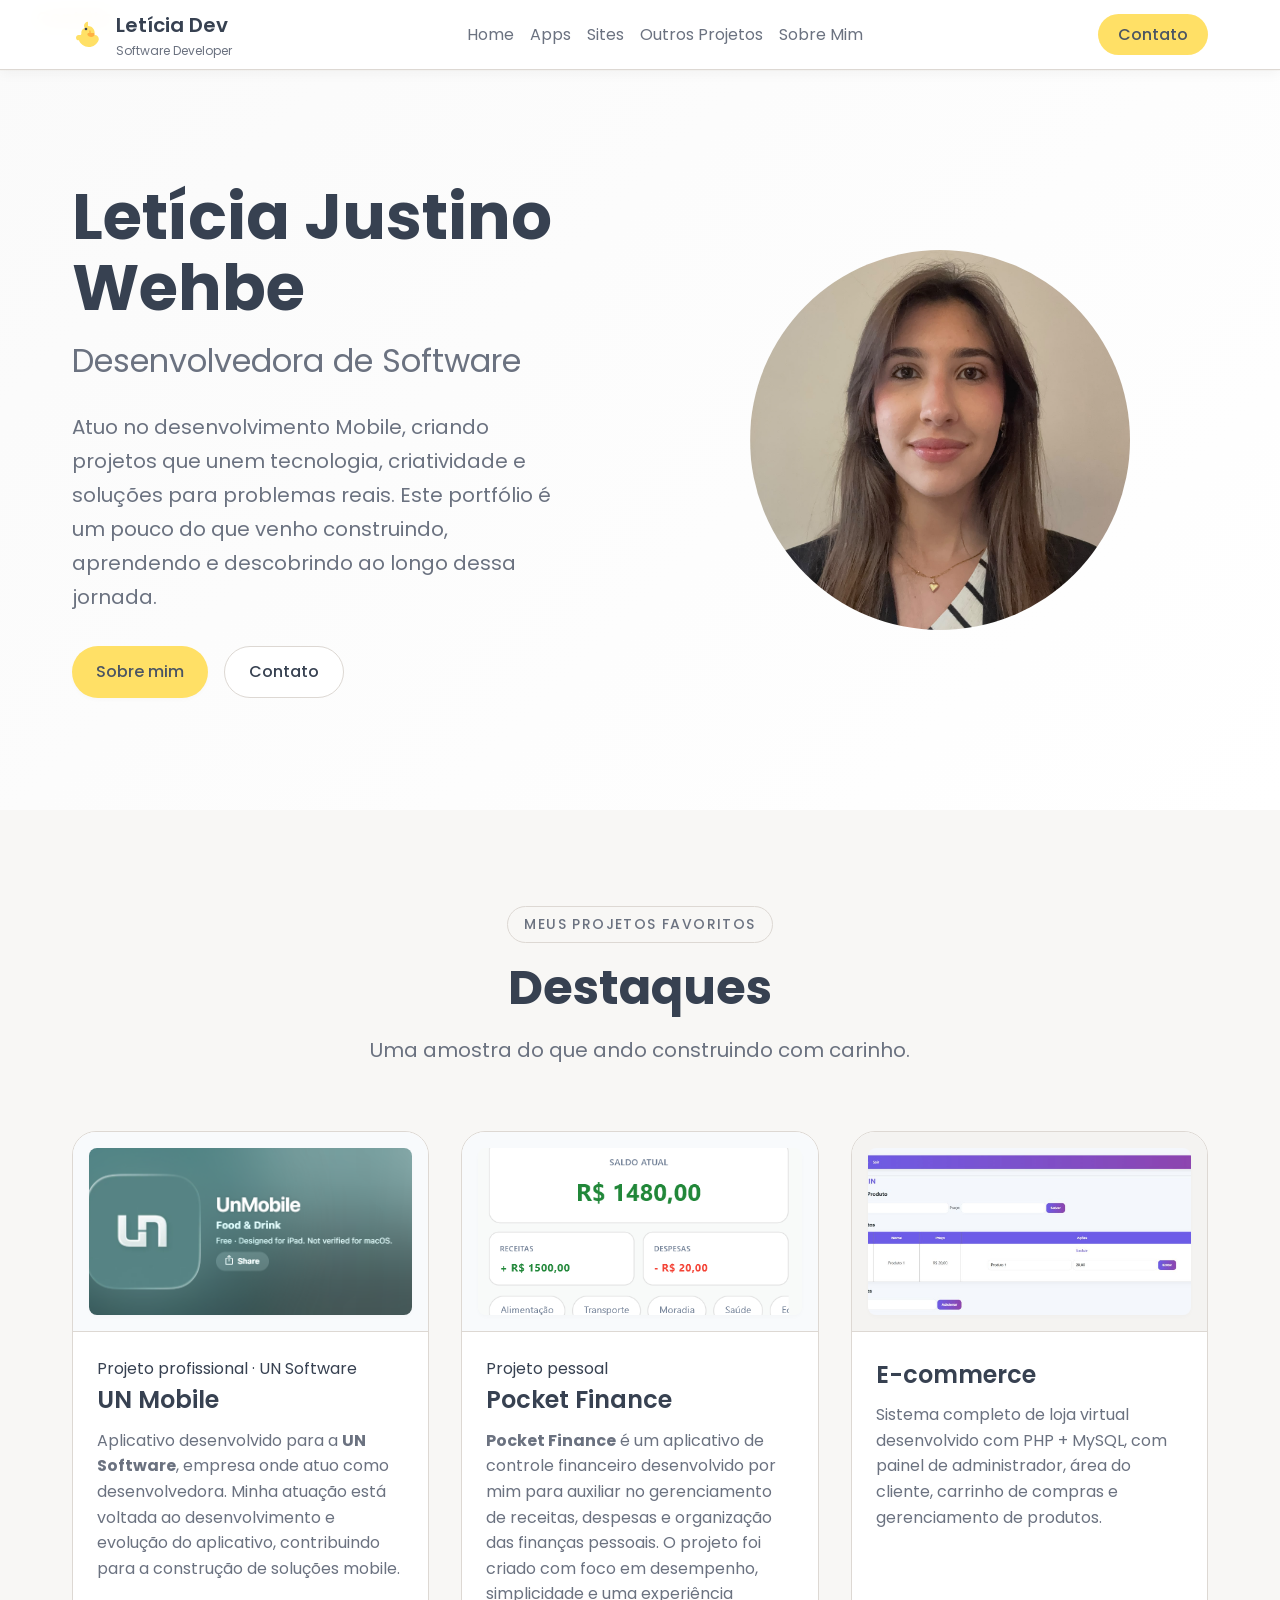
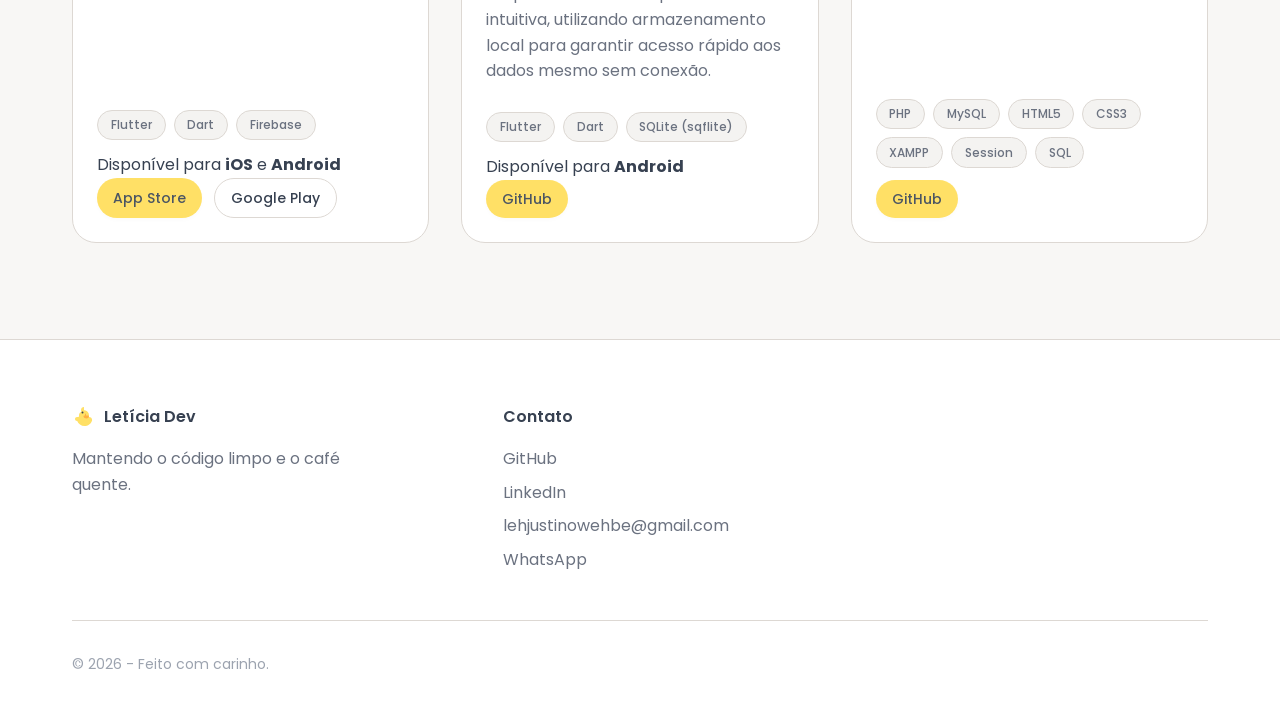
<file: index.html>
﻿<!DOCTYPE html>
<html lang="pt-BR">

<head>
    <meta charset="UTF-8" />
    <meta name="viewport" content="width=device-width, initial-scale=1.0" />
    <meta name="description"
        content="Portfólio profissional de Letícia. Desenvolvimento com propósito, código limpo e muita dedicação." />
    <title>Portfólio | Desenvolvedora de Software</title>

    <link rel="icon" type="image/svg+xml"
        href="data:image/svg+xml,<svg xmlns='http://www.w3.org/2000/svg' viewBox='0 0 24 24' fill='%23FFE066'><path d='M12,2C10.3,2,9,3.3,9,5c0,0.6,0.2,1.2,0.5,1.7C8.1,7.2,7,8.5,7,10v1c0,0.6-0.4,1-1,1H5c-1.1,0-2,0.9-2,2s0.9,2,2,2h0.2c1.1,2.9,4,5,7.3,5c3.5,0,6.5-2.2,7.5-5.3c0.1-0.2,0.1-0.5,0.1-0.7c0-1.7-1.3-3-3-3h-1c-0.6,0-1-0.4-1-1v-1c0-1.7-1.3-3-3-3C10.8,7,11.3,7,12,7c1.7,0,3,1.3,3,3v0.4c0,0.4,0.3,0.8,0.7,0.9c0.7,0.2,1.3-0.3,1.3-1c0-2.8-2.2-5-5-5V2z'/><circle cx='10.5' cy='7.5' r='1' fill='%23374151'/><path d='M14,9c0.6,0,1,0.4,1,1v1h1c0.6,0,1,0.4,1,1H14V9z' fill='%23FFB042'/></svg>" />

    <link rel="stylesheet" href="styles/style.css" />
    <link rel="stylesheet" href="styles/responsive.css" />
</head>

<body>

    <!-- NAVBAR -->
    <nav class="navbar" id="navbar">
        <div class="container">
            <a href="index.html" class="nav-logo">
                <svg class="nav-logo-icon" viewBox="0 0 24 24" fill="#FFE066" xmlns="http://www.w3.org/2000/svg">
                    <path
                        d="M12,2C10.3,2,9,3.3,9,5c0,0.6,0.2,1.2,0.5,1.7C8.1,7.2,7,8.5,7,10v1c0,0.6-0.4,1-1,1H5c-1.1,0-2,0.9-2,2s0.9,2,2,2h0.2 c1.1,2.9,4,5,7.3,5c3.5,0,6.5-2.2,7.5-5.3c0.1-0.2,0.1-0.5,0.1-0.7c0-1.7-1.3-3-3-3h-1c-0.6,0-1-0.4-1-1v-1c0-1.7-1.3-3-3-3 C10.8,7,11.3,7,12,7c1.7,0,3,1.3,3,3v0.4c0,0.4,0.3,0.8,0.7,0.9c0.7,0.2,1.3-0.3,1.3-1c0-2.8-2.2-5-5-5V2z" />
                    <circle cx="10.5" cy="7.5" r="1" fill="#374151" />
                    <path
                        d="M13,8.5c0.5,0,1,0.4,1,1v1h2c0.5,0,1,0.4,1,1c0,1.1-1.3,2-2.5,2S11.5,12.6,11.5,11.5c0-0.5,0.4-1,1-1h0.5v-1 C13,8.9,13.4,8.5,13,8.5z"
                        fill="#FFB042" />
                </svg>
                <div>
                    <div class="nav-logo-text">Letícia Dev</div>
                    <div style="font-size: 0.75rem; color: var(--clr-text-muted);">Software Developer</div>
                </div>
            </a>
            <ul class="nav-links">
                <li><a href="index.html" class="nav-link" id="nav-home">Home</a></li>
                <li><a href="apps.html" class="nav-link" id="nav-apps">Apps</a></li>
                <li><a href="sites.html" class="nav-link" id="nav-sites">Sites</a></li>
                <li><a href="projetos.html" class="nav-link" id="nav-projetos">Outros Projetos</a></li>
                <li><a href="sobre.html" class="nav-link" id="nav-sobre">Sobre Mim</a></li>
            </ul>
            <a href="sobre.html#contato" class="nav-cta" id="nav-cta-btn">Contato</a>
            <button class="hamburger" id="hamburger-btn" aria-label="Abrir menu" aria-expanded="false">
                <span></span><span></span><span></span>
            </button>
        </div>
    </nav>

    <div class="nav-mobile" id="nav-mobile">
        <a href="index.html" class="nav-link" id="mob-home">Home</a>
        <a href="apps.html" class="nav-link" id="mob-apps">Apps</a>
        <a href="sites.html" class="nav-link" id="mob-sites">Sites</a>
        <a href="projetos.html" class="nav-link" id="mob-projetos">Outros Projetos</a>
        <a href="sobre.html" class="nav-link" id="mob-sobre">Sobre Mim</a>
        <a href="sobre.html#contato" class="nav-link" id="mob-contato"
            style="font-weight: 500; color: var(--clr-duck-orange);">Contato</a>
    </div>

    <!-- HERO SECTION -->
    <section class="hero" id="hero">
        <div class="container">
            <div class="hero-content">
                <div class="hero-text">

                    <h2 class="hero-title">
                        Letícia Justino Wehbe
                    </h2>
                    <p class="hero-role">Desenvolvedora de Software</p>
                    <p class="hero-desc">
                        Atuo no desenvolvimento Mobile, criando projetos que unem
                        tecnologia, criatividade e soluções para problemas reais. Este portfólio é um pouco do que venho
                        construindo, aprendendo e descobrindo ao longo dessa jornada.
                    </p>
                    <div class="hero-actions">
                        <a href="sobre.html" class="btn btn-primary">Sobre mim</a>
                        <a href="sobre.html#contato" class="btn btn-ghost">Contato</a>
                    </div>
                </div>

                <div class="hero-photo-wrap">
                    <img src="img/perfil.png" alt="Foto de Letícia" class="hero-photo">
                </div>
            </div>
        </div>
    </section>

    <!-- DESTAQUE SECTION -->
    <section class="section" id="destaque" style="background: var(--clr-bg-2);">
        <div class="container">
            <header class="section-header">
                <div class="section-tag">Meus Projetos Favoritos</div>
                <h2 class="section-title"><span>Destaques</span></h2>
                <p class="section-desc">Uma amostra do que ando construindo com carinho.</p>
            </header>

            <div class="destaque-grid">
                <!-- App -->
                <article class="card-projeto">
                    <div class="card-img-wrap" style="background: #F8FAFC;">
                        <img src="img/projetos/unmobile.png" alt="UN Mobile - Aplicativo da UN Software"
                            class="project-image">
                    </div>

                    <div class="card-body">
                        <span class="project-company">Projeto profissional · UN Software</span>

                        <h3 class="card-title">UN Mobile</h3>

                        <p class="card-desc">
                            Aplicativo desenvolvido para a <strong>UN Software</strong>, empresa onde atuo
                            como desenvolvedora. Minha atuação está voltada ao desenvolvimento e evolução
                            do aplicativo, contribuindo para a construção de soluções mobile.
                        </p>

                        <div class="tech-badges">
                            <span class="badge">Flutter</span>
                            <span class="badge">Dart</span>
                            <span class="badge">Firebase</span>
                        </div>

                        <p class="app-availability">
                            Disponível para <strong>iOS</strong> e <strong>Android</strong>
                        </p>

                        <div class="card-actions">
                            <a href="https://apps.apple.com/br/app/unmobile/id6761431507?l=en-GB" target="_blank"
                                rel="noopener" class="btn btn-primary btn-sm">
                                App Store
                            </a>

                            <a href="https://play.google.com/store/apps/details?id=com.un.recepcao&hl=pt"
                                target="_blank" rel="noopener" class="btn btn-ghost btn-sm">
                                Google Play
                            </a>
                        </div>
                    </div>
                </article>

                <!-- Pocket finance -->
                <article class="card-projeto">
                    <div class="card-img-wrap" style="background: #F8FAFC;">
                        <img src="img/projetos/pocket.png" alt="Pocket Finance - Aplicativo de Controle Financeiro"
                            class="project-image">
                    </div>

                    <div class="card-body">
                        <span class="project-company">Projeto pessoal</span>

                        <h3 class="card-title">Pocket Finance</h3>

                        <p class="card-desc">
                            <strong>Pocket Finance</strong> é um aplicativo de controle financeiro
                            desenvolvido por mim para auxiliar no gerenciamento de receitas,
                            despesas e organização das finanças pessoais. O projeto foi criado com
                            foco em desempenho, simplicidade e uma experiência intuitiva, utilizando
                            armazenamento local para garantir acesso rápido aos dados mesmo sem conexão.
                        </p>

                        <div class="tech-badges">
                            <span class="badge">Flutter</span>
                            <span class="badge">Dart</span>
                            <span class="badge">SQLite (sqflite)</span>
                        </div>

                        <p class="app-availability">
                            Disponível para <strong>Android</strong>
                        </p>

                        <div class="card-actions">
                            <a href="https://github.com/Lelehjustino/PocketFinance" target="_blank" rel="noopener"
                                class="btn btn-primary btn-sm">
                                GitHub
                            </a>

                            <!-- Caso tenha um repositório ou site -->
                            <!--
                    <a href="LINK_DO_GITHUB" target="_blank" rel="noopener" class="btn btn-ghost btn-sm">
                        GitHub
                    </a>
                    -->
                        </div>
                    </div>
                </article>

                <!-- Site -->
                <!-- E -commerce - -->
                <article class="card-projeto">
                    <div class="card-img-wrap">
                        <img src="img/projetos/ecommerce.jpg" alt="Projeto E-commerce">
                    </div>

                    <div class="card-body">

                        <h3 class="card-title">E-commerce</h3>

                        <p class="card-desc">
                            Sistema completo de loja virtual desenvolvido com PHP + MySQL, com painel de administrador,
                            área do
                            cliente, carrinho de compras e gerenciamento de produtos.
                        </p>

                        <div class="tech-badges">
                            <span class="badge">PHP</span>
                            <span class="badge">MySQL</span>
                            <span class="badge">HTML5</span>
                            <span class="badge">CSS3</span>
                            <span class="badge">XAMPP</span>
                            <span class="badge">Session</span>
                            <span class="badge">SQL</span>
                        </div>

                        <div class="card-actions">
                            <a href="https://github.com/Lelehjustino/E-commerce_roupas_php"
                                class="btn btn-primary btn-sm">
                                GitHub
                            </a>
                        </div>

                    </div>

                </article>
            </div>
        </div>
    </section>

    <!-- FOOTER -->
    <footer class="footer">
        <div class="container">
            <div class="footer-grid">
                <div class="footer-brand">
                    <div style="display:flex; align-items:center; gap:0.5rem; margin-bottom:1rem;">
                        <svg class="duck-icon" viewBox="0 0 24 24" fill="#FFE066" xmlns="http://www.w3.org/2000/svg">
                            <path
                                d="M12,2C10.3,2,9,3.3,9,5c0,0.6,0.2,1.2,0.5,1.7C8.1,7.2,7,8.5,7,10v1c0,0.6-0.4,1-1,1H5c-1.1,0-2,0.9-2,2s0.9,2,2,2h0.2 c1.1,2.9,4,5,7.3,5c3.5,0,6.5-2.2,7.5-5.3c0.1-0.2,0.1-0.5,0.1-0.7c0-1.7-1.3-3-3-3h-1c-0.6,0-1-0.4-1-1v-1c0-1.7-1.3-3-3-3 C10.8,7,11.3,7,12,7c1.7,0,3,1.3,3,3v0.4c0,0.4,0.3,0.8,0.7,0.9c0.7,0.2,1.3-0.3,1.3-1c0-2.8-2.2-5-5-5V2z" />
                            <circle cx="10.5" cy="7.5" r="1" fill="#374151" />
                            <path
                                d="M13,8.5c0.5,0,1,0.4,1,1v1h2c0.5,0,1,0.4,1,1c0,1.1-1.3,2-2.5,2S11.5,12.6,11.5,11.5c0-0.5,0.4-1,1-1h0.5v-1 C13,8.9,13.4,8.5,13,8.5z"
                                fill="#FFB042" />
                        </svg>
                        <span style="font-weight: 600;">Letícia Dev</span>
                    </div>
                    <p class="footer-tagline">Mantendo o código limpo e o café quente.</p>
                </div>

                <div class="footer-col">
                    <h3 class="footer-col-title">Contato</h3>
                    <div class="footer-links">
                        <a href="https://github.com/Lelehjustino" target="_blank">GitHub</a>
                        <a href="https://www.linkedin.com/in/let%C3%ADcia-justino-wehbe-wehbe/"
                            target="_blank">LinkedIn</a>
                        <a href="mailto:lehjustinowehbe@gmail.com">lehjustinowehbe@gmail.com</a>
                        <a href="https://wa.me/5541987945188" target="_blank">WhatsApp</a>
                    </div>
                </div>
            </div>

            <div class="footer-bottom">
                <p>© <span id="footer-year"></span> - Feito com carinho.</p>
            </div>
        </div>
    </footer>

    <script src="js/script.js"></script>
</body>

</html>
</file>
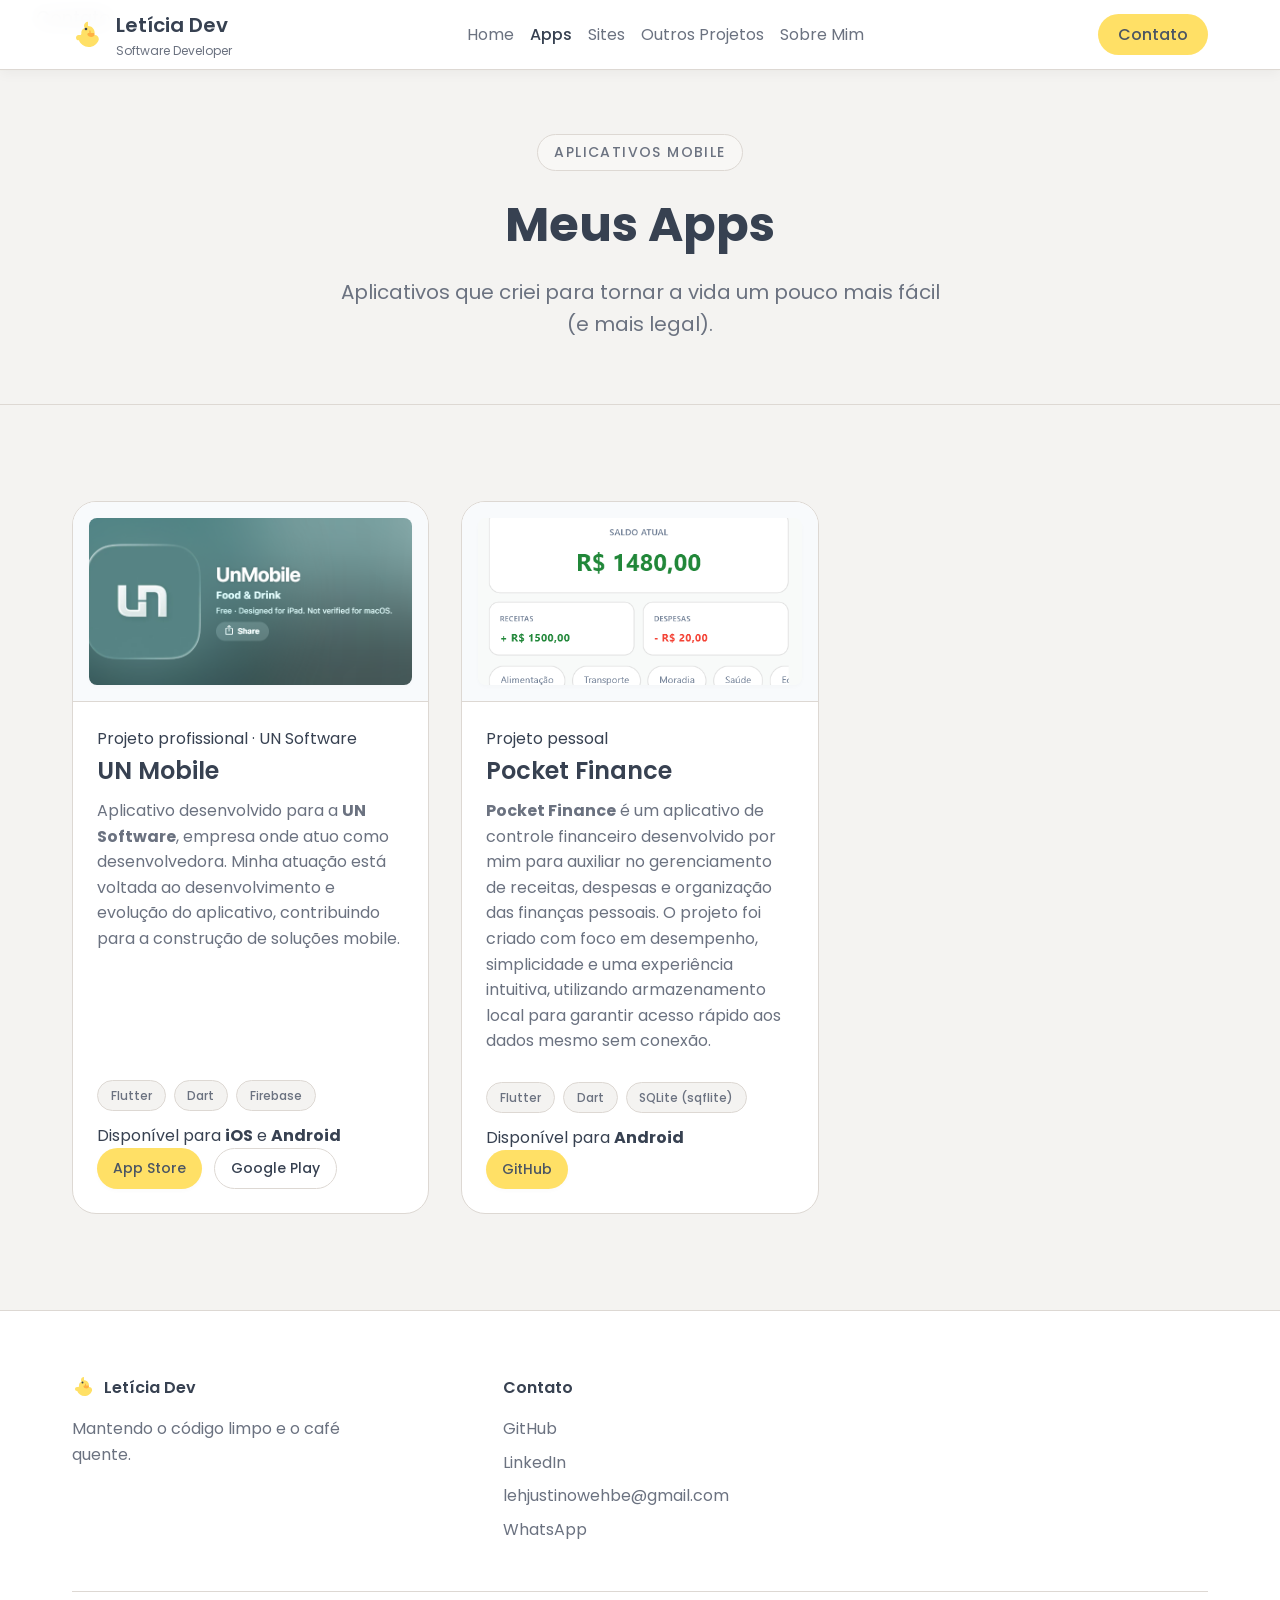
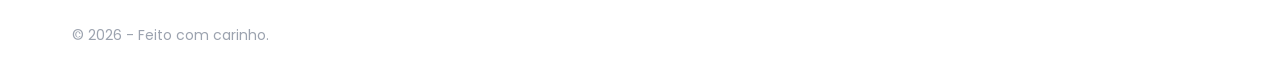
<file: apps.html>
﻿<!DOCTYPE html>
<html lang="pt-BR">

<head>
  <meta charset="UTF-8" />
  <meta name="viewport" content="width=device-width, initial-scale=1.0" />
  <meta name="description" content="Apps - Letícia Dev" />
  <title>Aplicativos | Letícia Dev</title>

  <link rel="icon" type="image/svg+xml"
    href="data:image/svg+xml,<svg xmlns='http://www.w3.org/2000/svg' viewBox='0 0 24 24' fill='%23FFE066'><path d='M12,2C10.3,2,9,3.3,9,5c0,0.6,0.2,1.2,0.5,1.7C8.1,7.2,7,8.5,7,10v1c0,0.6-0.4,1-1,1H5c-1.1,0-2,0.9-2,2s0.9,2,2,2h0.2c1.1,2.9,4,5,7.3,5c3.5,0,6.5-2.2,7.5-5.3c0.1-0.2,0.1-0.5,0.1-0.7c0-1.7-1.3-3-3-3h-1c-0.6,0-1-0.4-1-1v-1c0-1.7-1.3-3-3-3C10.8,7,11.3,7,12,7c1.7,0,3,1.3,3,3v0.4c0,0.4,0.3,0.8,0.7,0.9c0.7,0.2,1.3-0.3,1.3-1c0-2.8-2.2-5-5-5V2z'/><circle cx='10.5' cy='7.5' r='1' fill='%23374151'/><path d='M14,9c0.6,0,1,0.4,1,1v1h1c0.6,0,1,0.4,1,1H14V9z' fill='%23FFB042'/></svg>" />

  <link rel="stylesheet" href="styles/style.css" />
  <link rel="stylesheet" href="styles/responsive.css" />
</head>

<body>

  <!-- NAVBAR -->
  <nav class="navbar" id="navbar">
    <div class="container">
      <a href="index.html" class="nav-logo">
        <svg class="nav-logo-icon" viewBox="0 0 24 24" fill="#FFE066" xmlns="http://www.w3.org/2000/svg">
          <path
            d="M12,2C10.3,2,9,3.3,9,5c0,0.6,0.2,1.2,0.5,1.7C8.1,7.2,7,8.5,7,10v1c0,0.6-0.4,1-1,1H5c-1.1,0-2,0.9-2,2s0.9,2,2,2h0.2 c1.1,2.9,4,5,7.3,5c3.5,0,6.5-2.2,7.5-5.3c0.1-0.2,0.1-0.5,0.1-0.7c0-1.7-1.3-3-3-3h-1c-0.6,0-1-0.4-1-1v-1c0-1.7-1.3-3-3-3 C10.8,7,11.3,7,12,7c1.7,0,3,1.3,3,3v0.4c0,0.4,0.3,0.8,0.7,0.9c0.7,0.2,1.3-0.3,1.3-1c0-2.8-2.2-5-5-5V2z" />
          <circle cx="10.5" cy="7.5" r="1" fill="#374151" />
          <path
            d="M13,8.5c0.5,0,1,0.4,1,1v1h2c0.5,0,1,0.4,1,1c0,1.1-1.3,2-2.5,2S11.5,12.6,11.5,11.5c0-0.5,0.4-1,1-1h0.5v-1 C13,8.9,13.4,8.5,13,8.5z"
            fill="#FFB042" />
        </svg>
        <div>
          <div class="nav-logo-text">Letícia Dev</div>
          <div style="font-size: 0.75rem; color: var(--clr-text-muted);">Software Developer</div>
        </div>
      </a>
      <ul class="nav-links">
        <li><a href="index.html" class="nav-link">Home</a></li>
        <li><a href="apps.html" class="nav-link" style="color:var(--clr-text); font-weight:500;">Apps</a></li>
        <li><a href="sites.html" class="nav-link">Sites</a></li>
        <li><a href="projetos.html" class="nav-link">Outros Projetos</a></li>
        <li><a href="sobre.html" class="nav-link">Sobre Mim</a></li>
      </ul>
      <a href="sobre.html#contato" class="nav-cta">Contato</a>
      <button class="hamburger" id="hamburger-btn"><span></span><span></span><span></span></button>
    </div>
  </nav>

  <div class="nav-mobile" id="nav-mobile">
    <a href="index.html" class="nav-link">Home</a>
    <a href="apps.html" class="nav-link" style="color:var(--clr-duck-orange);">Apps</a>
    <a href="sites.html" class="nav-link">Sites</a>
    <a href="projetos.html" class="nav-link">Outros Projetos</a>
    <a href="sobre.html" class="nav-link">Sobre Mim</a>
    <a href="sobre.html#contato" class="nav-link">Contato</a>
  </div>

  <header class="page-header">
    <div class="container">
      <div class="section-tag">Aplicativos Mobile</div>
      <h1 class="page-header-title">Meus <span>Apps</span></h1>
      <p class="page-header-desc">Aplicativos que criei para tornar a vida um pouco mais fácil (e mais legal).</p>
    </div>
  </header>

  <main class="section">
    <div class="container">
      <div class="cards-grid">

        <!-- Un mobile -->
        <article class="card-projeto">
          <div class="card-img-wrap" style="background: #F8FAFC;">
            <img src="img/projetos/unmobile.png" alt="UN Mobile - Aplicativo da UN Software" class="project-image">
          </div>

          <div class="card-body">
            <span class="project-company">Projeto profissional · UN Software</span>

            <h3 class="card-title">UN Mobile</h3>

            <p class="card-desc">
              Aplicativo desenvolvido para a <strong>UN Software</strong>, empresa onde atuo
              como desenvolvedora. Minha atuação está voltada ao desenvolvimento e evolução
              do aplicativo, contribuindo para a construção de soluções mobile.
            </p>

            <div class="tech-badges">
              <span class="badge">Flutter</span>
              <span class="badge">Dart</span>
              <span class="badge">Firebase</span>
            </div>

            <p class="app-availability">
              Disponível para <strong>iOS</strong> e <strong>Android</strong>
            </p>

            <div class="card-actions">
              <a href="https://apps.apple.com/br/app/unmobile/id6761431507?l=en-GB" target="_blank" rel="noopener"
                class="btn btn-primary btn-sm">
                App Store
              </a>

              <a href="https://play.google.com/store/apps/details?id=com.un.recepcao&hl=pt" target="_blank"
                rel="noopener" class="btn btn-ghost btn-sm">
                Google Play
              </a>
            </div>
          </div>
        </article>

        <!-- Pocket finance -->
        <article class="card-projeto">
          <div class="card-img-wrap" style="background: #F8FAFC;">
            <img src="img/projetos/pocket.png" alt="Pocket Finance - Aplicativo de Controle Financeiro"
              class="project-image">
          </div>

          <div class="card-body">
            <span class="project-company">Projeto pessoal</span>

            <h3 class="card-title">Pocket Finance</h3>

            <p class="card-desc">
              <strong>Pocket Finance</strong> é um aplicativo de controle financeiro
              desenvolvido por mim para auxiliar no gerenciamento de receitas,
              despesas e organização das finanças pessoais. O projeto foi criado com
              foco em desempenho, simplicidade e uma experiência intuitiva, utilizando
              armazenamento local para garantir acesso rápido aos dados mesmo sem conexão.
            </p>

            <div class="tech-badges">
              <span class="badge">Flutter</span>
              <span class="badge">Dart</span>
              <span class="badge">SQLite (sqflite)</span>
            </div>

            <p class="app-availability">
              Disponível para <strong>Android</strong>
            </p>

            <div class="card-actions">
              <a href="https://github.com/Lelehjustino/PocketFinance" target="_blank" rel="noopener"
                class="btn btn-primary btn-sm">
                GitHub
              </a>

              <!-- Caso tenha um repositório ou site -->
              <!--
              <a href="LINK_DO_GITHUB" target="_blank" rel="noopener" class="btn btn-ghost btn-sm">
                GitHub
              </a>
              -->
            </div>
          </div>
        </article>

      </div>
    </div>
  </main>

  <!-- FOOTER -->
  <footer class="footer">
    <div class="container">
      <div class="footer-grid">
        <div class="footer-brand">
          <div style="display:flex; align-items:center; gap:0.5rem; margin-bottom:1rem;">
            <svg class="duck-icon" viewBox="0 0 24 24" fill="#FFE066" xmlns="http://www.w3.org/2000/svg">
              <path
                d="M12,2C10.3,2,9,3.3,9,5c0,0.6,0.2,1.2,0.5,1.7C8.1,7.2,7,8.5,7,10v1c0,0.6-0.4,1-1,1H5c-1.1,0-2,0.9-2,2s0.9,2,2,2h0.2 c1.1,2.9,4,5,7.3,5c3.5,0,6.5-2.2,7.5-5.3c0.1-0.2,0.1-0.5,0.1-0.7c0-1.7-1.3-3-3-3h-1c-0.6,0-1-0.4-1-1v-1c0-1.7-1.3-3-3-3 C10.8,7,11.3,7,12,7c1.7,0,3,1.3,3,3v0.4c0,0.4,0.3,0.8,0.7,0.9c0.7,0.2,1.3-0.3,1.3-1c0-2.8-2.2-5-5-5V2z" />
              <circle cx="10.5" cy="7.5" r="1" fill="#374151" />
              <path
                d="M13,8.5c0.5,0,1,0.4,1,1v1h2c0.5,0,1,0.4,1,1c0,1.1-1.3,2-2.5,2S11.5,12.6,11.5,11.5c0-0.5,0.4-1,1-1h0.5v-1 C13,8.9,13.4,8.5,13,8.5z"
                fill="#FFB042" />
            </svg>
            <span style="font-weight: 600;">Letícia Dev</span>
          </div>
          <p class="footer-tagline">Mantendo o código limpo e o café quente.</p>
        </div>

        <div class="footer-col">
          <h3 class="footer-col-title">Contato</h3>
          <div class="footer-links">
            <a href="https://github.com/Lelehjustino" target="_blank">GitHub</a>
            <a href="https://www.linkedin.com/in/let%C3%ADcia-justino-wehbe-wehbe/" target="_blank">LinkedIn</a>
            <a href="mailto:lehjustinowehbe@gmail.com">lehjustinowehbe@gmail.com</a>
            <a href="https://wa.me/5541987945188" target="_blank">WhatsApp</a>
          </div>
        </div>
      </div>

      <div class="footer-bottom">
        <p>© <span id="footer-year"></span> - Feito com carinho.</p>
      </div>
    </div>
  </footer>

  <script src="js/script.js"></script>
</body>

</html>
</file>
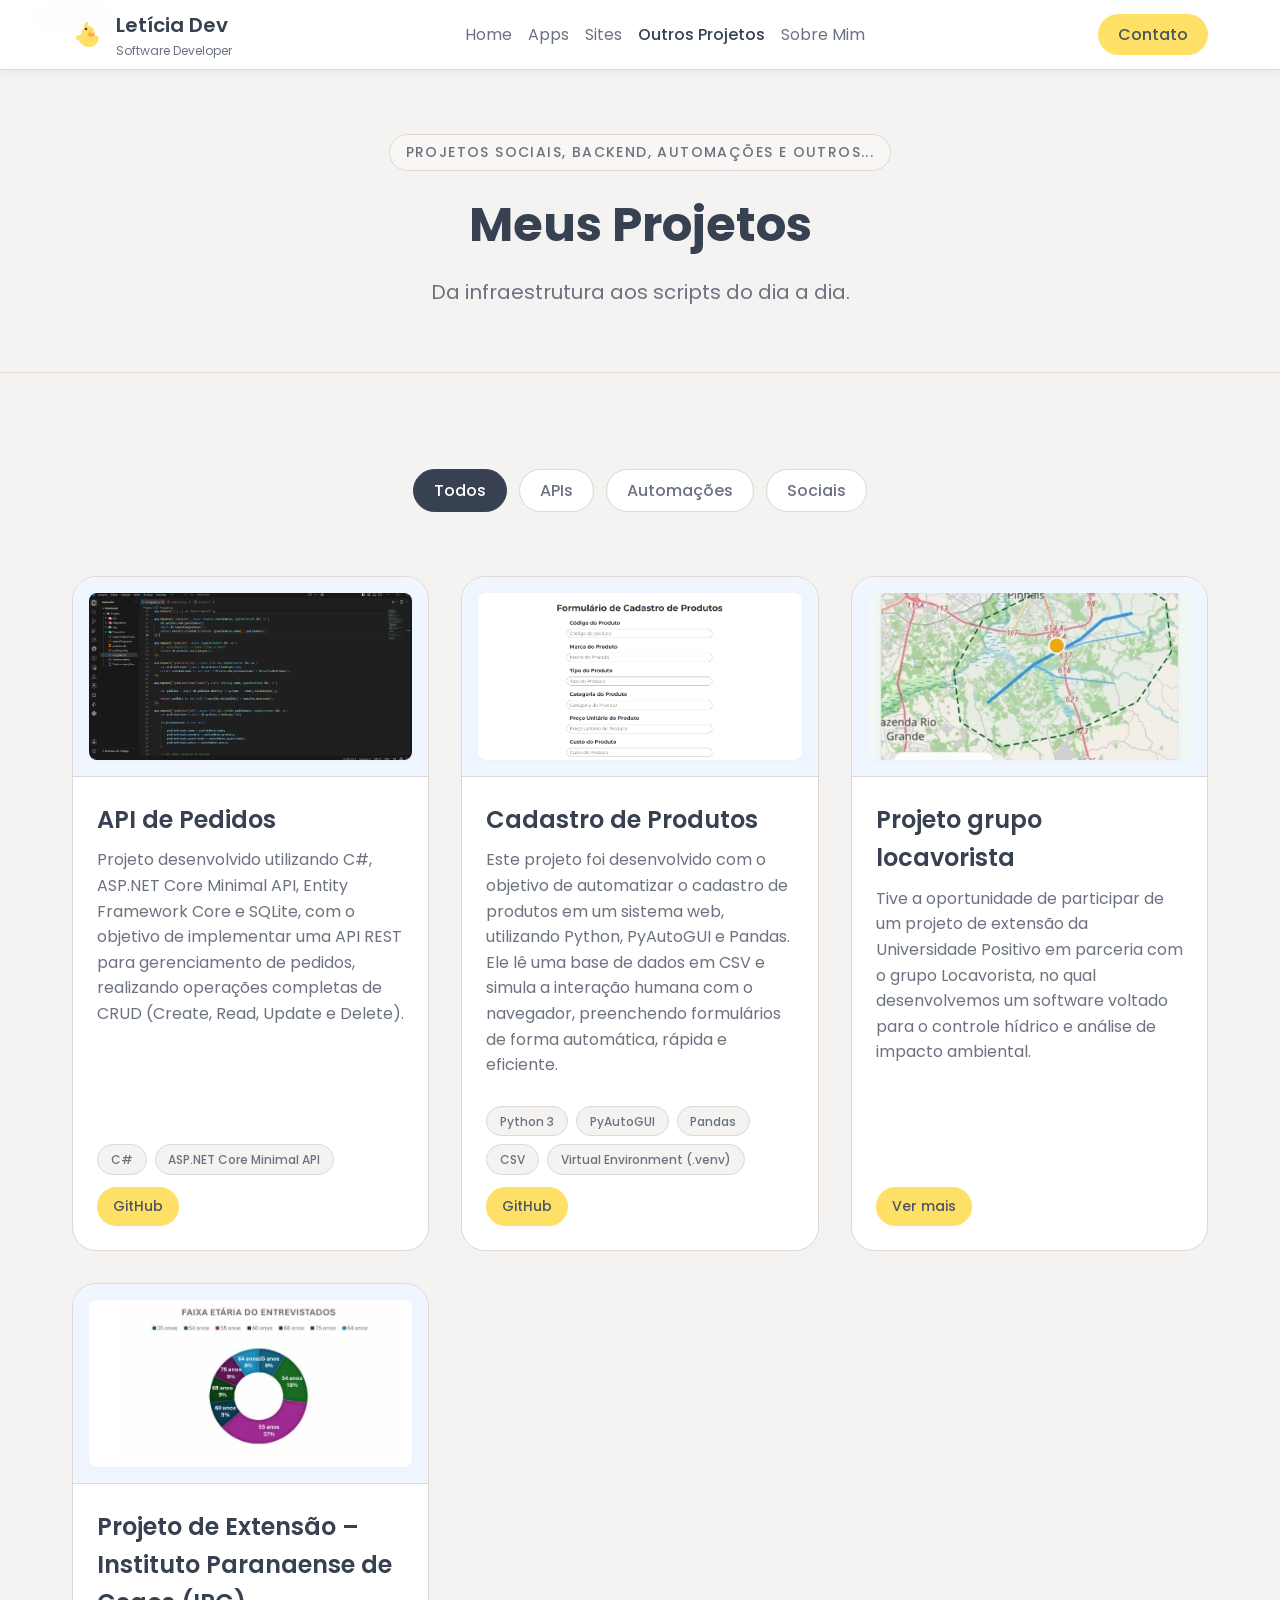
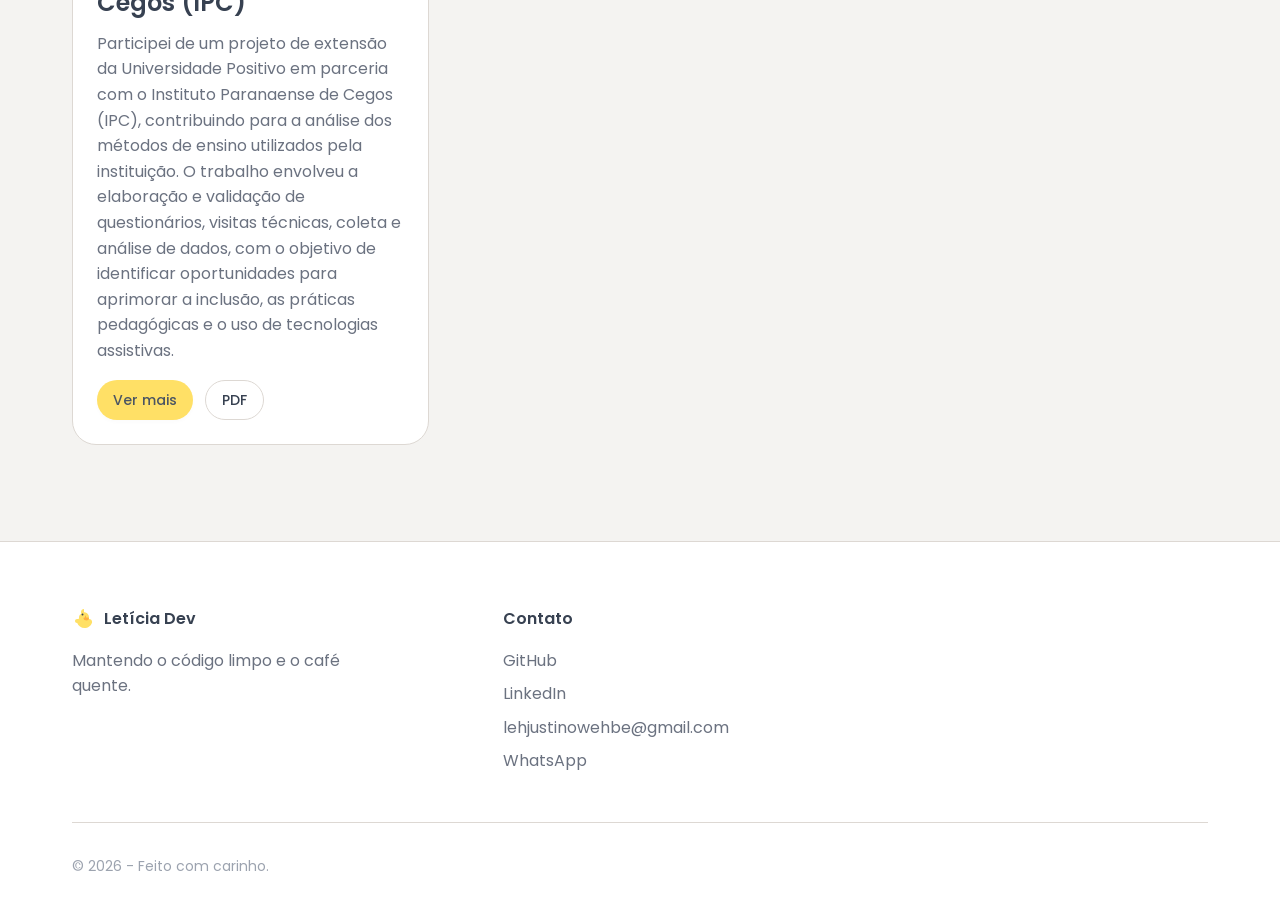
<file: projetos.html>
﻿<!DOCTYPE html>
<html lang="pt-BR">

<head>
  <meta charset="UTF-8" />
  <meta name="viewport" content="width=device-width, initial-scale=1.0" />
  <meta name="description" content="Projetos - Letícia Dev" />
  <title>Projetos | Letícia Dev</title>

  <link rel="icon" type="image/svg+xml"
    href="data:image/svg+xml,<svg xmlns='http://www.w3.org/2000/svg' viewBox='0 0 24 24' fill='%23FFE066'><path d='M12,2C10.3,2,9,3.3,9,5c0,0.6,0.2,1.2,0.5,1.7C8.1,7.2,7,8.5,7,10v1c0,0.6-0.4,1-1,1H5c-1.1,0-2,0.9-2,2s0.9,2,2,2h0.2c1.1,2.9,4,5,7.3,5c3.5,0,6.5-2.2,7.5-5.3c0.1-0.2,0.1-0.5,0.1-0.7c0-1.7-1.3-3-3-3h-1c-0.6,0-1-0.4-1-1v-1c0-1.7-1.3-3-3-3C10.8,7,11.3,7,12,7c1.7,0,3,1.3,3,3v0.4c0,0.4,0.3,0.8,0.7,0.9c0.7,0.2,1.3-0.3,1.3-1c0-2.8-2.2-5-5-5V2z'/><circle cx='10.5' cy='7.5' r='1' fill='%23374151'/><path d='M14,9c0.6,0,1,0.4,1,1v1h1c0.6,0,1,0.4,1,1H14V9z' fill='%23FFB042'/></svg>" />

  <link rel="stylesheet" href="styles/style.css" />
  <link rel="stylesheet" href="styles/responsive.css" />
</head>

<body>

  <!-- NAVBAR -->
  <nav class="navbar" id="navbar">
    <div class="container">
      <a href="index.html" class="nav-logo">
        <svg class="nav-logo-icon" viewBox="0 0 24 24" fill="#FFE066" xmlns="http://www.w3.org/2000/svg">
          <path
            d="M12,2C10.3,2,9,3.3,9,5c0,0.6,0.2,1.2,0.5,1.7C8.1,7.2,7,8.5,7,10v1c0,0.6-0.4,1-1,1H5c-1.1,0-2,0.9-2,2s0.9,2,2,2h0.2 c1.1,2.9,4,5,7.3,5c3.5,0,6.5-2.2,7.5-5.3c0.1-0.2,0.1-0.5,0.1-0.7c0-1.7-1.3-3-3-3h-1c-0.6,0-1-0.4-1-1v-1c0-1.7-1.3-3-3-3 C10.8,7,11.3,7,12,7c1.7,0,3,1.3,3,3v0.4c0,0.4,0.3,0.8,0.7,0.9c0.7,0.2,1.3-0.3,1.3-1c0-2.8-2.2-5-5-5V2z" />
          <circle cx="10.5" cy="7.5" r="1" fill="#374151" />
          <path
            d="M13,8.5c0.5,0,1,0.4,1,1v1h2c0.5,0,1,0.4,1,1c0,1.1-1.3,2-2.5,2S11.5,12.6,11.5,11.5c0-0.5,0.4-1,1-1h0.5v-1 C13,8.9,13.4,8.5,13,8.5z"
            fill="#FFB042" />
        </svg>
        <div>
          <div class="nav-logo-text">Letícia Dev</div>
          <div style="font-size: 0.75rem; color: var(--clr-text-muted);">Software Developer</div>
        </div>
      </a>
      <ul class="nav-links">
        <li><a href="index.html" class="nav-link">Home</a></li>
        <li><a href="apps.html" class="nav-link">Apps</a></li>
        <li><a href="sites.html" class="nav-link">Sites</a></li>
        <li><a href="projetos.html" class="nav-link" style="color:var(--clr-text); font-weight:500;">Outros Projetos</a>
        </li>
        <li><a href="sobre.html" class="nav-link">Sobre Mim</a></li>
      </ul>
      <a href="sobre.html#contato" class="nav-cta">Contato</a>
      <button class="hamburger" id="hamburger-btn"><span></span><span></span><span></span></button>
    </div>
  </nav>

  <div class="nav-mobile" id="nav-mobile">
    <a href="index.html" class="nav-link">Home</a>
    <a href="apps.html" class="nav-link">Apps</a>
    <a href="sites.html" class="nav-link">Sites</a>
    <a href="projetos.html" class="nav-link" style="color:var(--clr-duck-orange);">Outros Projetos</a>
    <a href="sobre.html" class="nav-link">Sobre Mim</a>
    <a href="sobre.html#contato" class="nav-link">Contato</a>
  </div>

  <header class="page-header">
    <div class="container">
      <div class="section-tag">Projetos sociais, backend, automações e outros...</div>
      <h1 class="page-header-title">Meus <span>Projetos</span></h1>
      <p class="page-header-desc">Da infraestrutura aos scripts do dia a dia.</p>
    </div>
  </header>

  <main class="section">
    <div class="container">

      <!-- Barra de filtros -->
      <div class="filter-bar" id="filter-bar">
        <button class="filter-btn active" data-filter="all">Todos</button>
        <button class="filter-btn" data-filter="api">APIs</button>
        <button class="filter-btn" data-filter="automacao">Automações</button>
        <button class="filter-btn" data-filter="sociais">Sociais</button>
      </div>

      <div class="cards-grid" id="projetos-grid">

        <!-- Projeto 1 (API) -->
        <article class="card-projeto" data-category="api">
          <div class="card-img-wrap" style="background: #EFF6FF;">
            <img src="img/projetos/api.png" alt="CodePulse API" class="card-img">
          </div>

          <div class="card-body">
            <h3 class="card-title">API de Pedidos</h3>
            <p class="card-desc">
              Projeto desenvolvido utilizando C#, ASP.NET Core Minimal API, Entity Framework Core e SQLite, com o
              objetivo de implementar uma API REST para gerenciamento de pedidos, realizando operações completas de CRUD
              (Create, Read, Update e Delete).
            </p>

            <div class="tech-badges">
              <span class="badge">C#</span>
              <span class="badge">ASP.NET Core Minimal API</span>
            </div>

            <div class="card-actions">
              <a href="https://github.com/Lelehjustino/Api-Produtos" class="btn btn-primary btn-sm">GitHub</a>
            </div>
          </div>
        </article>

        <!-- Projeto 2 -->
        <article class="card-projeto" data-category="automacao">
          <div class="card-img-wrap" style="background: #EFF6FF;">
            <img src="img/projetos/automacao.png" alt="CodePulse API" class="card-img">
          </div>

          <div class="card-body">
            <h3 class="card-title">Cadastro de Produtos</h3>
            <p class="card-desc">
              Este projeto foi desenvolvido com o objetivo de automatizar o cadastro de produtos em um sistema web,
              utilizando Python, PyAutoGUI e Pandas. Ele lê uma base de dados em CSV e simula a interação humana com o
              navegador, preenchendo formulários de forma automática, rápida e eficiente.
            </p>

            <div class="tech-badges">
              <span class="badge">Python 3</span>
              <span class="badge">PyAutoGUI</span>
              <span class="badge">Pandas</span>
              <span class="badge">CSV</span>
              <span class="badge">Virtual Environment (.venv)</span>
            </div>

            <div class="card-actions">
              <a href="https://github.com/Lelehjustino/Cadastro-de-produtos" class="btn btn-primary btn-sm">
                GitHub</a>
            </div>
          </div>
        </article>

        <!-- Projeto 3 -->
        <article class="card-projeto" data-category="sociais">
          <div class="card-img-wrap" style="background: #EFF6FF;">
            <img src="img/projetos/locavorista.jpg" alt="Locavorista" class="card-img">
          </div>

          <div class="card-body">
            <h3 class="card-title">Projeto grupo locavorista</h3>
            <p class="card-desc">
              Tive a oportunidade de participar de um projeto de extensão da Universidade Positivo em parceria com o
              grupo Locavorista, no qual desenvolvemos um software voltado para o controle hídrico e análise de impacto
              ambiental.
            </p>

            <div class="card-actions">
              <a href="https://www.linkedin.com/feed/update/urn:li:activity:7472668548134465536/"
                class="btn btn-primary btn-sm">Ver mais</a>
            </div>
          </div>
        </article>

        <!-- Projeto 4 -->
        <!-- Projeto - Instituto Paranaense de Cegos (IPC) -->
        <article class="card-projeto" data-category="sociais">
          <div class="card-img-wrap" style="background: #EFF6FF;">
            <img src="img/projetos/ipc.png" alt="Projeto Instituto Paranaense de Cegos" class="card-img">
          </div>

          <div class="card-body">
            <h3 class="card-title">Projeto de Extensão – Instituto Paranaense de Cegos (IPC)</h3>

            <p class="card-desc">
              Participei de um projeto de extensão da Universidade Positivo em parceria com o
              Instituto Paranaense de Cegos (IPC), contribuindo para a análise dos métodos de ensino
              utilizados pela instituição. O trabalho envolveu a elaboração e validação de questionários,
              visitas técnicas, coleta e análise de dados, com o objetivo de identificar oportunidades
              para aprimorar a inclusão, as práticas pedagógicas e o uso de tecnologias assistivas.
            </p>

            <div class="card-actions">
              <a href="https://www.linkedin.com/feed/update/urn:li:activity:7499608509790195713/"
                class="btn btn-primary btn-sm" target="_blank">
                Ver mais
              </a>
              <a href="https://drive.google.com/file/d/1vM2qoB0CYegCdWsYsBROQZ5yBcu6gaQZ/view?usp=sharing"
                class="btn btn-ghost btn-sm" target="_blank">
                PDF
              </a>
            </div>
          </div>
        </article>
      </div>
    </div>
  </main>

  <!-- FOOTER -->
  <footer class="footer">
    <div class="container">
      <div class="footer-grid">
        <div class="footer-brand">
          <div style="display:flex; align-items:center; gap:0.5rem; margin-bottom:1rem;">
            <svg class="duck-icon" viewBox="0 0 24 24" fill="#FFE066" xmlns="http://www.w3.org/2000/svg">
              <path
                d="M12,2C10.3,2,9,3.3,9,5c0,0.6,0.2,1.2,0.5,1.7C8.1,7.2,7,8.5,7,10v1c0,0.6-0.4,1-1,1H5c-1.1,0-2,0.9-2,2s0.9,2,2,2h0.2 c1.1,2.9,4,5,7.3,5c3.5,0,6.5-2.2,7.5-5.3c0.1-0.2,0.1-0.5,0.1-0.7c0-1.7-1.3-3-3-3h-1c-0.6,0-1-0.4-1-1v-1c0-1.7-1.3-3-3-3 C10.8,7,11.3,7,12,7c1.7,0,3,1.3,3,3v0.4c0,0.4,0.3,0.8,0.7,0.9c0.7,0.2,1.3-0.3,1.3-1c0-2.8-2.2-5-5-5V2z" />
              <circle cx="10.5" cy="7.5" r="1" fill="#374151" />
              <path
                d="M13,8.5c0.5,0,1,0.4,1,1v1h2c0.5,0,1,0.4,1,1c0,1.1-1.3,2-2.5,2S11.5,12.6,11.5,11.5c0-0.5,0.4-1,1-1h0.5v-1 C13,8.9,13.4,8.5,13,8.5z"
                fill="#FFB042" />
            </svg>
            <span style="font-weight: 600;">Letícia Dev</span>
          </div>
          <p class="footer-tagline">Mantendo o código limpo e o café quente.</p>
        </div>

        <div class="footer-col">
          <h3 class="footer-col-title">Contato</h3>
          <div class="footer-links">
            <a href="https://github.com/Lelehjustino" target="_blank">GitHub</a>
            <a href="https://www.linkedin.com/in/let%C3%ADcia-justino-wehbe-wehbe/" target="_blank">LinkedIn</a>
            <a href="mailto:lehjustinowehbe@gmail.com">lehjustinowehbe@gmail.com</a>
            <a href="https://wa.me/5541987945188" target="_blank">WhatsApp</a>
          </div>
        </div>
      </div>

      <div class="footer-bottom">
        <p>© <span id="footer-year"></span> - Feito com carinho.</p>
      </div>
    </div>
  </footer>

  <script src="js/script.js"></script>
</body>

</html>
</file>
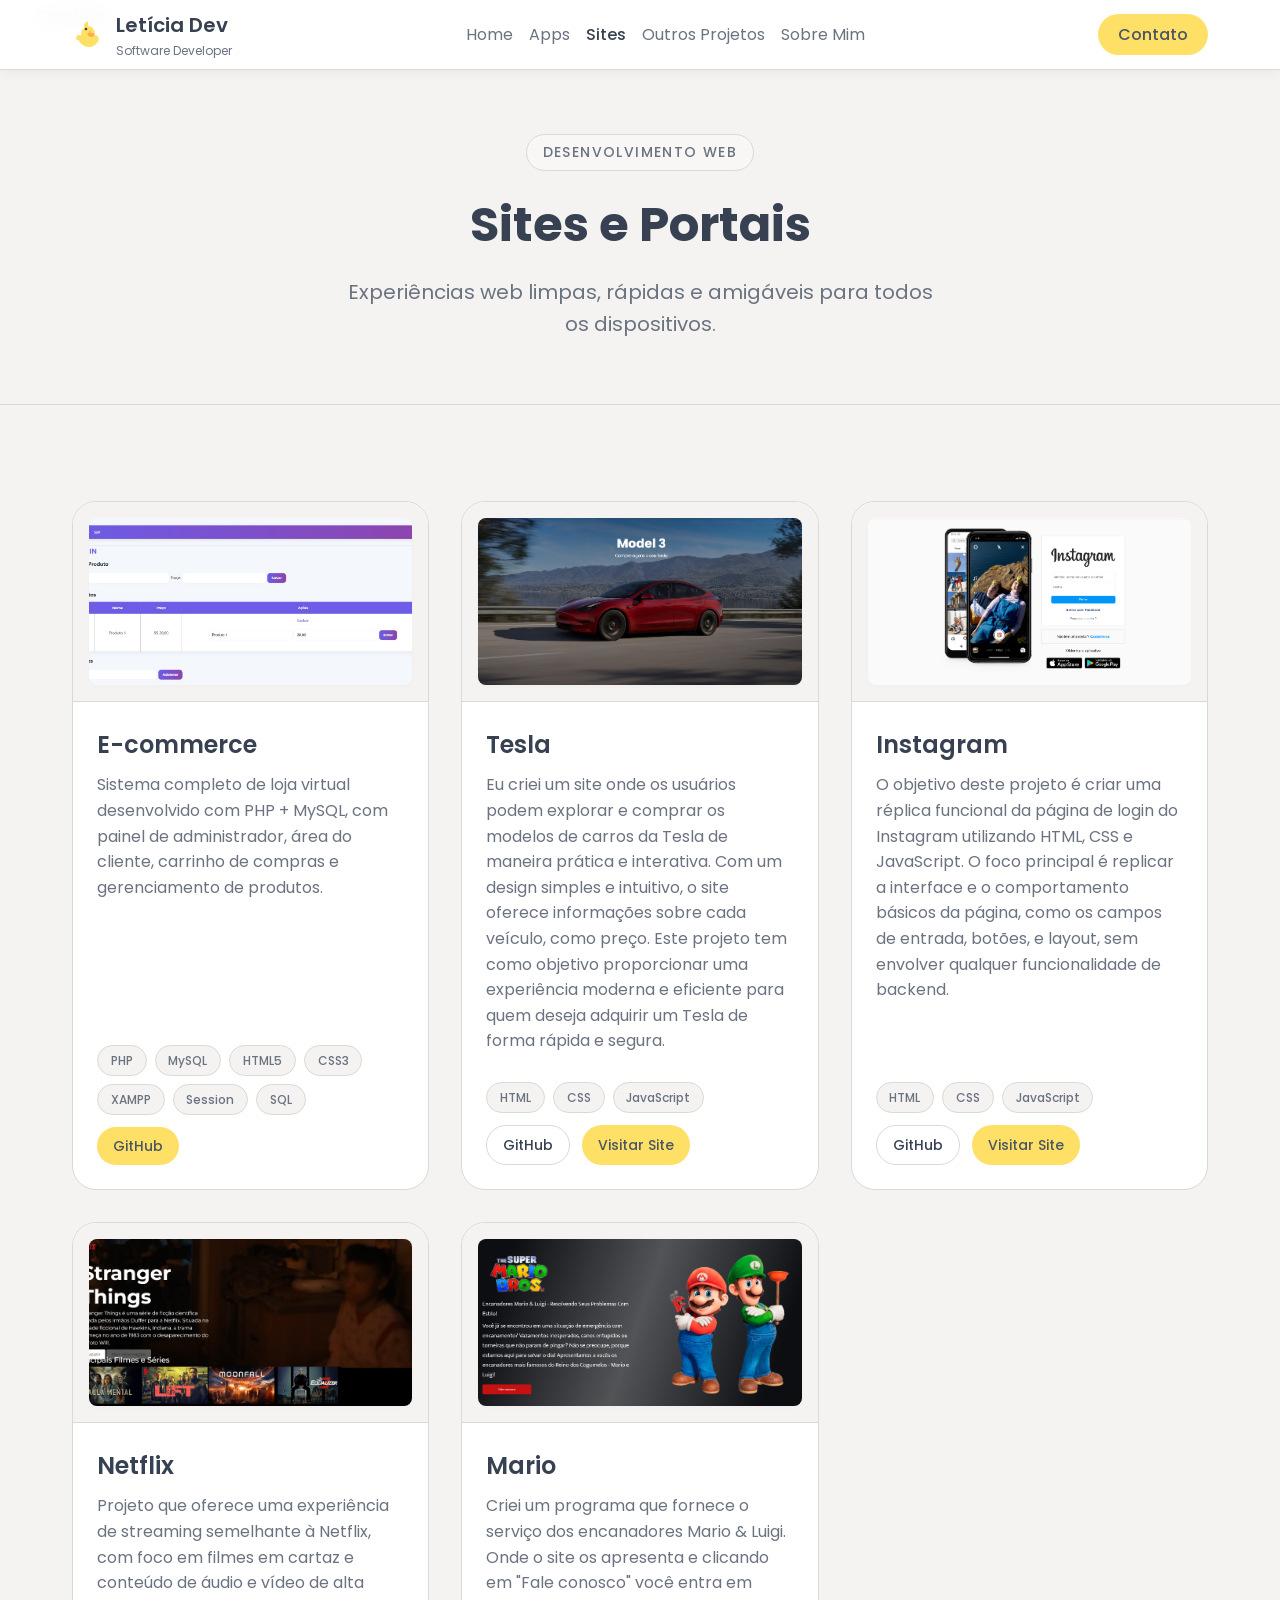
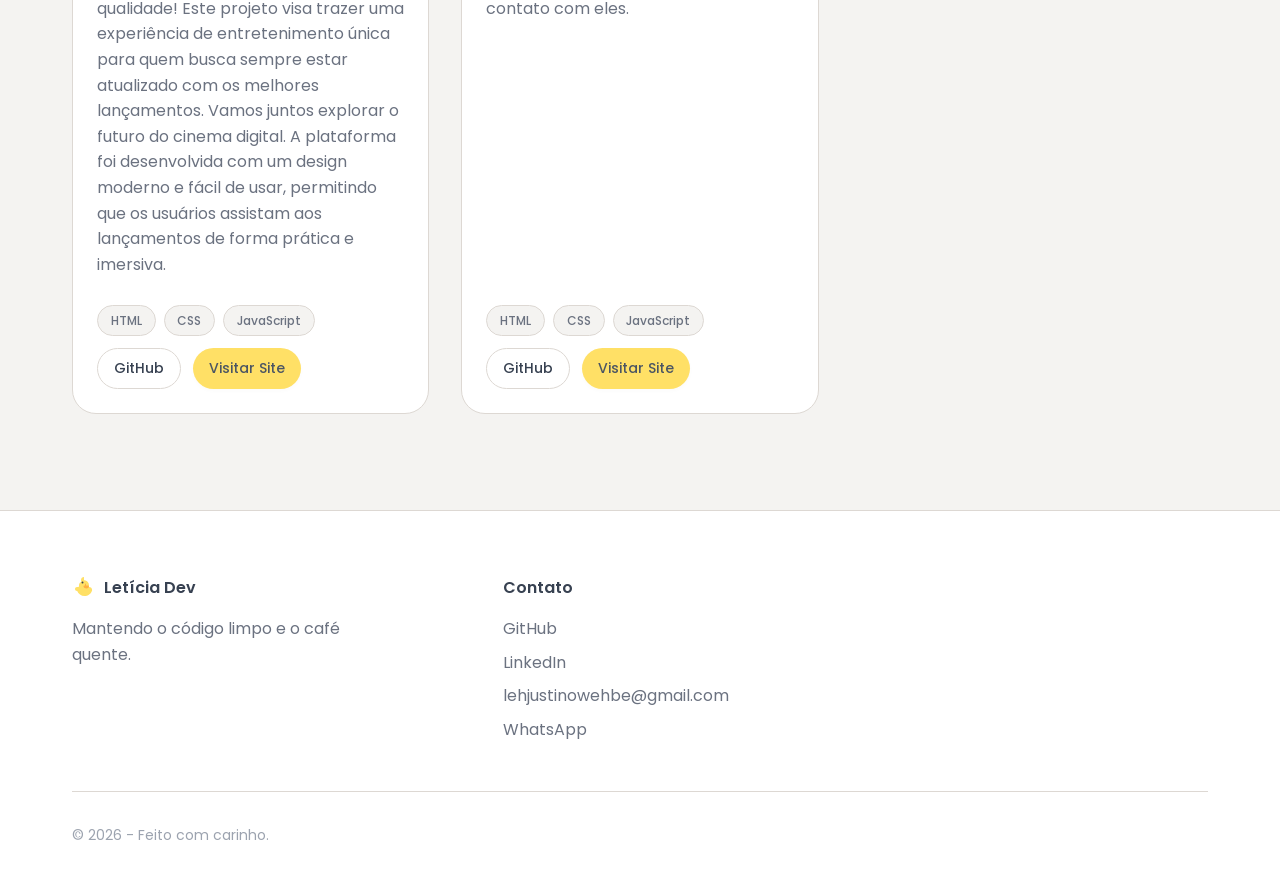
<file: sites.html>
﻿<!DOCTYPE html>
<html lang="pt-BR">

<head>
  <meta charset="UTF-8" />
  <meta name="viewport" content="width=device-width, initial-scale=1.0" />
  <meta name="description" content="Sites - Letícia Dev" />
  <title>Sites | Letícia Dev</title>

  <link rel="icon" type="image/svg+xml"
    href="data:image/svg+xml,<svg xmlns='http://www.w3.org/2000/svg' viewBox='0 0 24 24' fill='%23FFE066'><path d='M12,2C10.3,2,9,3.3,9,5c0,0.6,0.2,1.2,0.5,1.7C8.1,7.2,7,8.5,7,10v1c0,0.6-0.4,1-1,1H5c-1.1,0-2,0.9-2,2s0.9,2,2,2h0.2c1.1,2.9,4,5,7.3,5c3.5,0,6.5-2.2,7.5-5.3c0.1-0.2,0.1-0.5,0.1-0.7c0-1.7-1.3-3-3-3h-1c-0.6,0-1-0.4-1-1v-1c0-1.7-1.3-3-3-3C10.8,7,11.3,7,12,7c1.7,0,3,1.3,3,3v0.4c0,0.4,0.3,0.8,0.7,0.9c0.7,0.2,1.3-0.3,1.3-1c0-2.8-2.2-5-5-5V2z'/><circle cx='10.5' cy='7.5' r='1' fill='%23374151'/><path d='M14,9c0.6,0,1,0.4,1,1v1h1c0.6,0,1,0.4,1,1H14V9z' fill='%23FFB042'/></svg>" />

  <link rel="stylesheet" href="styles/style.css" />
  <link rel="stylesheet" href="styles/responsive.css" />
</head>

<body>

  <!-- NAVBAR -->
  <nav class="navbar" id="navbar">
    <div class="container">
      <a href="index.html" class="nav-logo">
        <svg class="nav-logo-icon" viewBox="0 0 24 24" fill="#FFE066" xmlns="http://www.w3.org/2000/svg">
          <path
            d="M12,2C10.3,2,9,3.3,9,5c0,0.6,0.2,1.2,0.5,1.7C8.1,7.2,7,8.5,7,10v1c0,0.6-0.4,1-1,1H5c-1.1,0-2,0.9-2,2s0.9,2,2,2h0.2 c1.1,2.9,4,5,7.3,5c3.5,0,6.5-2.2,7.5-5.3c0.1-0.2,0.1-0.5,0.1-0.7c0-1.7-1.3-3-3-3h-1c-0.6,0-1-0.4-1-1v-1c0-1.7-1.3-3-3-3 C10.8,7,11.3,7,12,7c1.7,0,3,1.3,3,3v0.4c0,0.4,0.3,0.8,0.7,0.9c0.7,0.2,1.3-0.3,1.3-1c0-2.8-2.2-5-5-5V2z" />
          <circle cx="10.5" cy="7.5" r="1" fill="#374151" />
          <path
            d="M13,8.5c0.5,0,1,0.4,1,1v1h2c0.5,0,1,0.4,1,1c0,1.1-1.3,2-2.5,2S11.5,12.6,11.5,11.5c0-0.5,0.4-1,1-1h0.5v-1 C13,8.9,13.4,8.5,13,8.5z"
            fill="#FFB042" />
        </svg>
        <div>
          <div class="nav-logo-text">Letícia Dev</div>
          <div style="font-size: 0.75rem; color: var(--clr-text-muted);">Software Developer</div>
        </div>
      </a>
      <ul class="nav-links">
        <li><a href="index.html" class="nav-link">Home</a></li>
        <li><a href="apps.html" class="nav-link">Apps</a></li>
        <li><a href="sites.html" class="nav-link" style="color:var(--clr-text); font-weight:500;">Sites</a></li>
        <li><a href="projetos.html" class="nav-link">Outros Projetos</a></li>
        <li><a href="sobre.html" class="nav-link">Sobre Mim</a></li>
      </ul>
      <a href="sobre.html#contato" class="nav-cta">Contato</a>
      <button class="hamburger" id="hamburger-btn"><span></span><span></span><span></span></button>
    </div>
  </nav>

  <div class="nav-mobile" id="nav-mobile">
    <a href="index.html" class="nav-link">Home</a>
    <a href="apps.html" class="nav-link">Apps</a>
    <a href="sites.html" class="nav-link" style="color:var(--clr-duck-orange);">Sites</a>
    <a href="projetos.html" class="nav-link">Outros Projetos</a>
    <a href="sobre.html" class="nav-link">Sobre Mim</a>
    <a href="sobre.html#contato" class="nav-link">Contato</a>
  </div>

  <header class="page-header">
    <div class="container">
      <div class="section-tag">Desenvolvimento Web</div>
      <h1 class="page-header-title">Sites e <span>Portais</span></h1>
      <p class="page-header-desc">Experiências web limpas, rápidas e amigáveis para todos os dispositivos.</p>
    </div>
  </header>

  <main class="section">
    <div class="container">
      <div class="cards-grid">

        <!-- E -commerce - -->
        <article class="card-projeto">

          <div class="card-img-wrap">
            <img src="img/projetos/ecommerce.jpg" alt="Projeto E-commerce">
          </div>

          <div class="card-body">

            <h3 class="card-title">E-commerce</h3>

            <p class="card-desc">
              Sistema completo de loja virtual desenvolvido com PHP + MySQL, com painel de administrador, área do
              cliente, carrinho de compras e gerenciamento de produtos.
            </p>

            <div class="tech-badges">
              <span class="badge">PHP</span>
              <span class="badge">MySQL</span>
              <span class="badge">HTML5</span>
              <span class="badge">CSS3</span>
              <span class="badge">XAMPP</span>
              <span class="badge">Session</span>
              <span class="badge">SQL</span>
            </div>

            <div class="card-actions">
              <a href="https://github.com/Lelehjustino/E-commerce_roupas_php" class="btn btn-primary btn-sm">
                GitHub
              </a>
            </div>

          </div>

        </article>

        <!-- Tesla -->
        <article class="card-projeto">

          <div class="card-img-wrap">
            <img src="img/projetos/tesla.png" alt="Projeto Tesla">
          </div>

          <div class="card-body">

            <h3 class="card-title">Tesla</h3>

            <p class="card-desc">
              Eu criei um site onde os usuários podem explorar e comprar os modelos de carros da Tesla de maneira
              prática e interativa. Com um design simples e intuitivo, o site oferece informações sobre cada veículo,
              como preço. Este projeto tem como objetivo proporcionar uma experiência moderna e eficiente para quem
              deseja adquirir um Tesla de forma rápida e segura.
            </p>

            <div class="tech-badges">
              <span class="badge">HTML</span>
              <span class="badge">CSS</span>
              <span class="badge">JavaScript</span>
            </div>

            <div class="card-actions">
              <a href="https://github.com/Lelehjustino/Projeto-tesla" class="btn btn-ghost btn-sm">
                GitHub
              </a>

              <a href="https://venerable-gaufre-eff49f.netlify.app/" class="btn btn-primary btn-sm">
                Visitar Site
              </a>
            </div>

          </div>

        </article>

        <!-- Instagram -->
        <article class="card-projeto">

          <div class="card-img-wrap">
            <img src="img/projetos/instagram.png" alt="Projeto Instagram">
          </div>

          <div class="card-body">

            <h3 class="card-title">Instagram</h3>

            <p class="card-desc">
              O objetivo deste projeto é criar uma réplica funcional da página de login do Instagram utilizando HTML,
              CSS e JavaScript. O foco principal é replicar a interface e o comportamento básicos da página, como os
              campos de entrada, botões, e layout, sem envolver qualquer funcionalidade de backend.
            </p>

            <div class="tech-badges">
              <span class="badge">HTML</span>
              <span class="badge">CSS</span>
              <span class="badge">JavaScript</span>
            </div>

            <div class="card-actions">
              <a href="https://github.com/Lelehjustino/ProjetoInstagram" class="btn btn-ghost btn-sm">
                GitHub
              </a>

              <a href="https://exquisite-marzipan-970aa6.netlify.app/" class="btn btn-primary btn-sm">
                Visitar Site
              </a>
            </div>

          </div>

        </article>


        <!-- Netflix -->
        <article class="card-projeto">

          <div class="card-img-wrap">
            <img src="img/projetos/netflix.png" alt="Projeto Netflix">
          </div>

          <div class="card-body">

            <h3 class="card-title">Netflix</h3>

            <p class="card-desc">
              Projeto que oferece uma experiência de streaming semelhante à Netflix, com
              foco em filmes em cartaz e conteúdo de áudio e vídeo de alta qualidade! Este projeto visa trazer uma
              experiência de entretenimento única para quem busca sempre estar atualizado com os melhores lançamentos.
              Vamos juntos explorar o futuro do cinema digital. A plataforma foi desenvolvida com um design moderno e
              fácil de usar, permitindo que os usuários assistam aos lançamentos de forma prática e imersiva.
            </p>

            <div class="tech-badges">
              <span class="badge">HTML</span>
              <span class="badge">CSS</span>
              <span class="badge">JavaScript</span>
            </div>

            <div class="card-actions">
              <a href="https://github.com/Lelehjustino/Netflix-" class="btn btn-ghost btn-sm">
                GitHub
              </a>

              <a href="https://polite-speculoos-9461c6.netlify.app/" class="btn btn-primary btn-sm">
                Visitar Site
              </a>
            </div>

          </div>

        </article>

        <!-- Mario -->
        <article class="card-projeto">

          <div class="card-img-wrap">
            <img src="img/projetos/mario.png" alt="Projeto Mario">
          </div>

          <div class="card-body">

            <h3 class="card-title">Mario</h3>

            <p class="card-desc">
              Criei um programa que fornece o serviço dos encanadores Mario & Luigi. Onde o site os apresenta e clicando
              em "Fale conosco" você entra em contato com eles.
            </p>

            <div class="tech-badges">
              <span class="badge">HTML</span>
              <span class="badge">CSS</span>
              <span class="badge">JavaScript</span>
            </div>

            <div class="card-actions">
              <a href="https://github.com/Lelehjustino/ProjetoMario" class="btn btn-ghost btn-sm">
                GitHub
              </a>

              <a href="https://dazzling-manatee-150459.netlify.app/" class="btn btn-primary btn-sm">
                Visitar Site
              </a>
            </div>

          </div>

        </article>

        <!-- Starbucks -->
        <!--<article class="card-projeto">

          <div class="card-img-wrap">
            <img src="img/projetos/starbucks.png" alt="Projeto Starbucks">
          </div>

          <div class="card-body">

            <h3 class="card-title">Starbucks</h3>

            <p class="card-desc">
              Este projeto é uma página da web inspirada na famosa cadeia de cafeterias Starbucks. A
              página apresenta a marca, seus valores e um convite para que os visitantes façam seus pedidos. Utiliza
              HTML, CSS e JS para estruturar, estilizar e dar vida a apresentação.
            </p>

            <div class="tech-badges">
              <span class="badge">HTML</span>
              <span class="badge">CSS</span>
            </div>

            <div class="card-actions">
              <a href="https://github.com/Lelehjustino/Starbucks" class="btn btn-ghost btn-sm">
                GitHub
              </a>

              <a href="https://github.com/Lelehjustino/Starbucks/" class="btn btn-primary btn-sm">
                Visitar Site
              </a>
            </div>

          </div>

        </article>
        -->

      </div>
    </div>
  </main>

  <!-- FOOTER -->
  <footer class="footer">
    <div class="container">
      <div class="footer-grid">
        <div class="footer-brand">
          <div style="display:flex; align-items:center; gap:0.5rem; margin-bottom:1rem;">
            <svg class="duck-icon" viewBox="0 0 24 24" fill="#FFE066" xmlns="http://www.w3.org/2000/svg">
              <path
                d="M12,2C10.3,2,9,3.3,9,5c0,0.6,0.2,1.2,0.5,1.7C8.1,7.2,7,8.5,7,10v1c0,0.6-0.4,1-1,1H5c-1.1,0-2,0.9-2,2s0.9,2,2,2h0.2 c1.1,2.9,4,5,7.3,5c3.5,0,6.5-2.2,7.5-5.3c0.1-0.2,0.1-0.5,0.1-0.7c0-1.7-1.3-3-3-3h-1c-0.6,0-1-0.4-1-1v-1c0-1.7-1.3-3-3-3 C10.8,7,11.3,7,12,7c1.7,0,3,1.3,3,3v0.4c0,0.4,0.3,0.8,0.7,0.9c0.7,0.2,1.3-0.3,1.3-1c0-2.8-2.2-5-5-5V2z" />
              <circle cx="10.5" cy="7.5" r="1" fill="#374151" />
              <path
                d="M13,8.5c0.5,0,1,0.4,1,1v1h2c0.5,0,1,0.4,1,1c0,1.1-1.3,2-2.5,2S11.5,12.6,11.5,11.5c0-0.5,0.4-1,1-1h0.5v-1 C13,8.9,13.4,8.5,13,8.5z"
                fill="#FFB042" />
            </svg>
            <span style="font-weight: 600;">Letícia Dev</span>
          </div>
          <p class="footer-tagline">Mantendo o código limpo e o café quente.</p>
        </div>

        <div class="footer-col">
          <h3 class="footer-col-title">Contato</h3>
          <div class="footer-links">
            <a href="https://github.com/Lelehjustino" target="_blank">GitHub</a>
            <a href="https://www.linkedin.com/in/let%C3%ADcia-justino-wehbe-wehbe/" target="_blank">LinkedIn</a>
            <a href="mailto:lehjustinowehbe@gmail.com">lehjustinowehbe@gmail.com</a>
            <a href="https://wa.me/5541987945188" target="_blank">WhatsApp</a>
          </div>
        </div>
      </div>

      <div class="footer-bottom">
        <p>© <span id="footer-year"></span> - Feito com carinho.</p>
      </div>
    </div>
  </footer>

  <script src="js/script.js"></script>
</body>

</html>
</file>
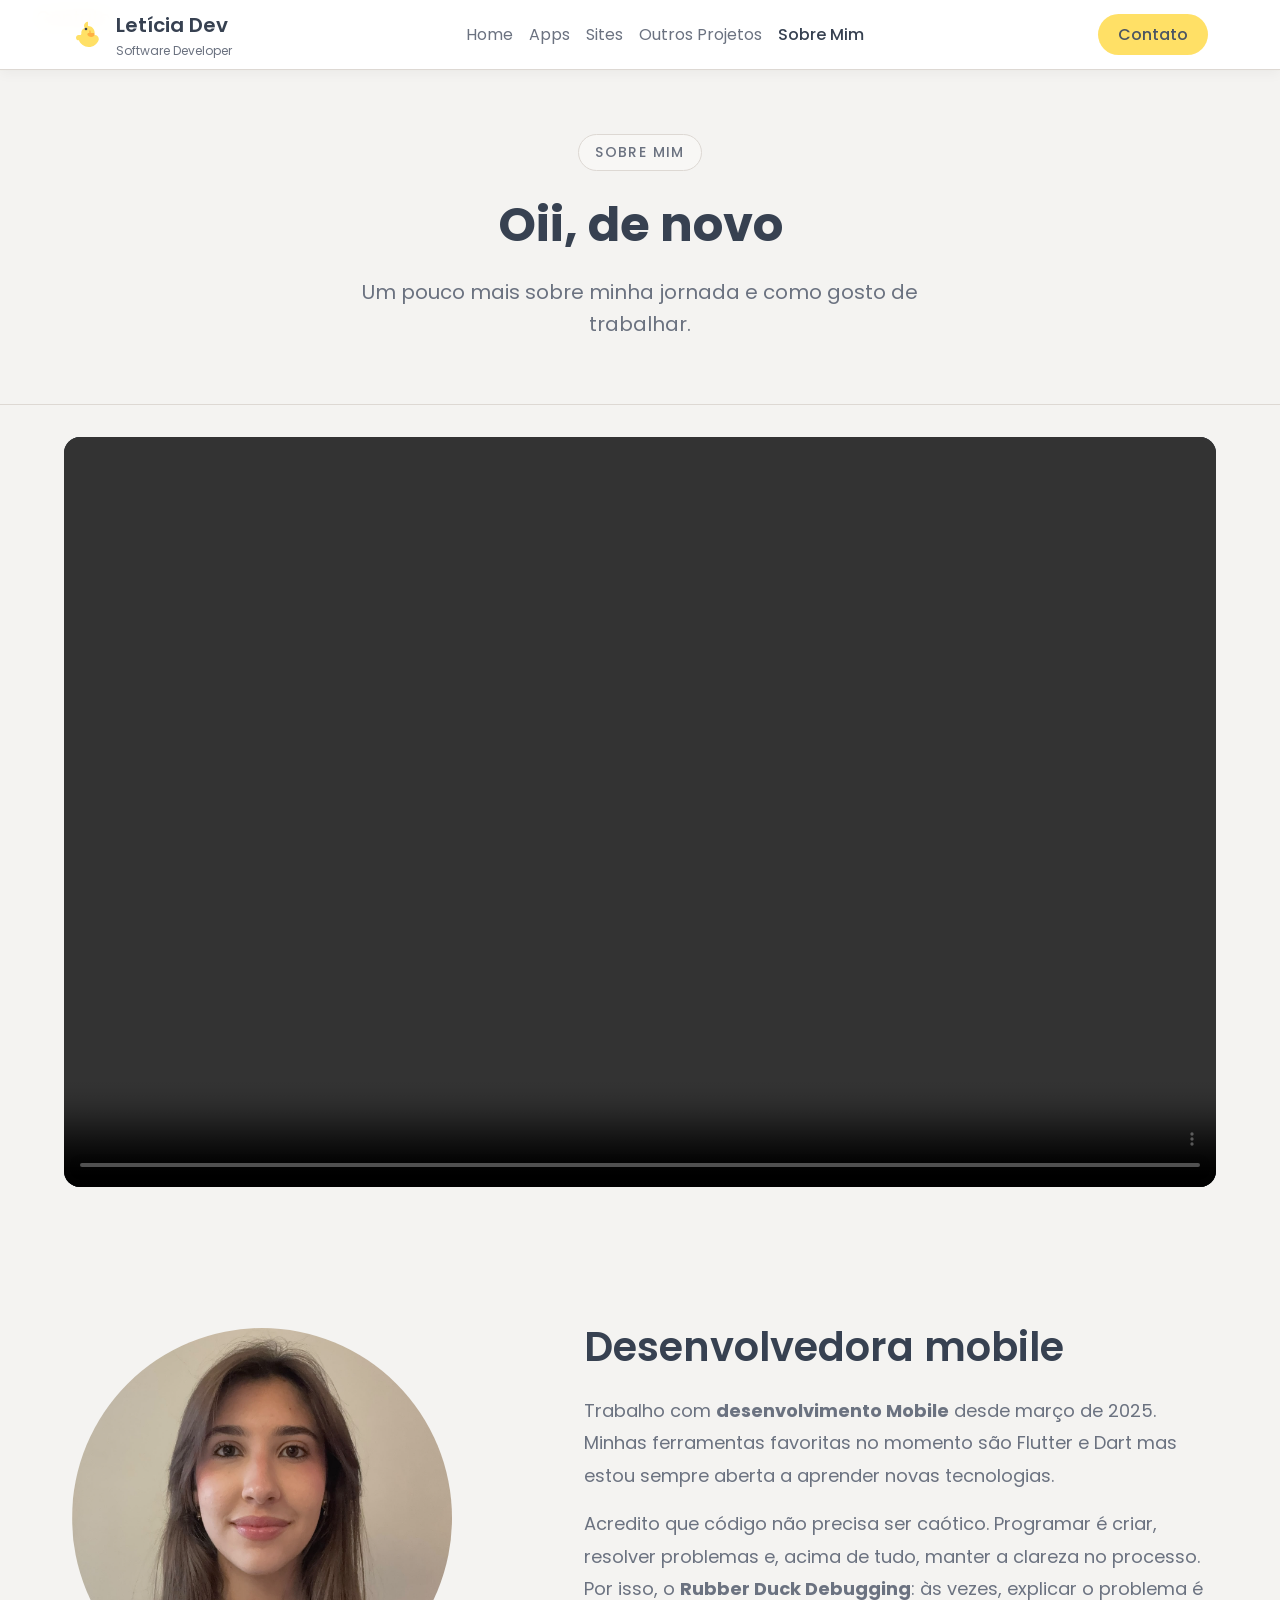
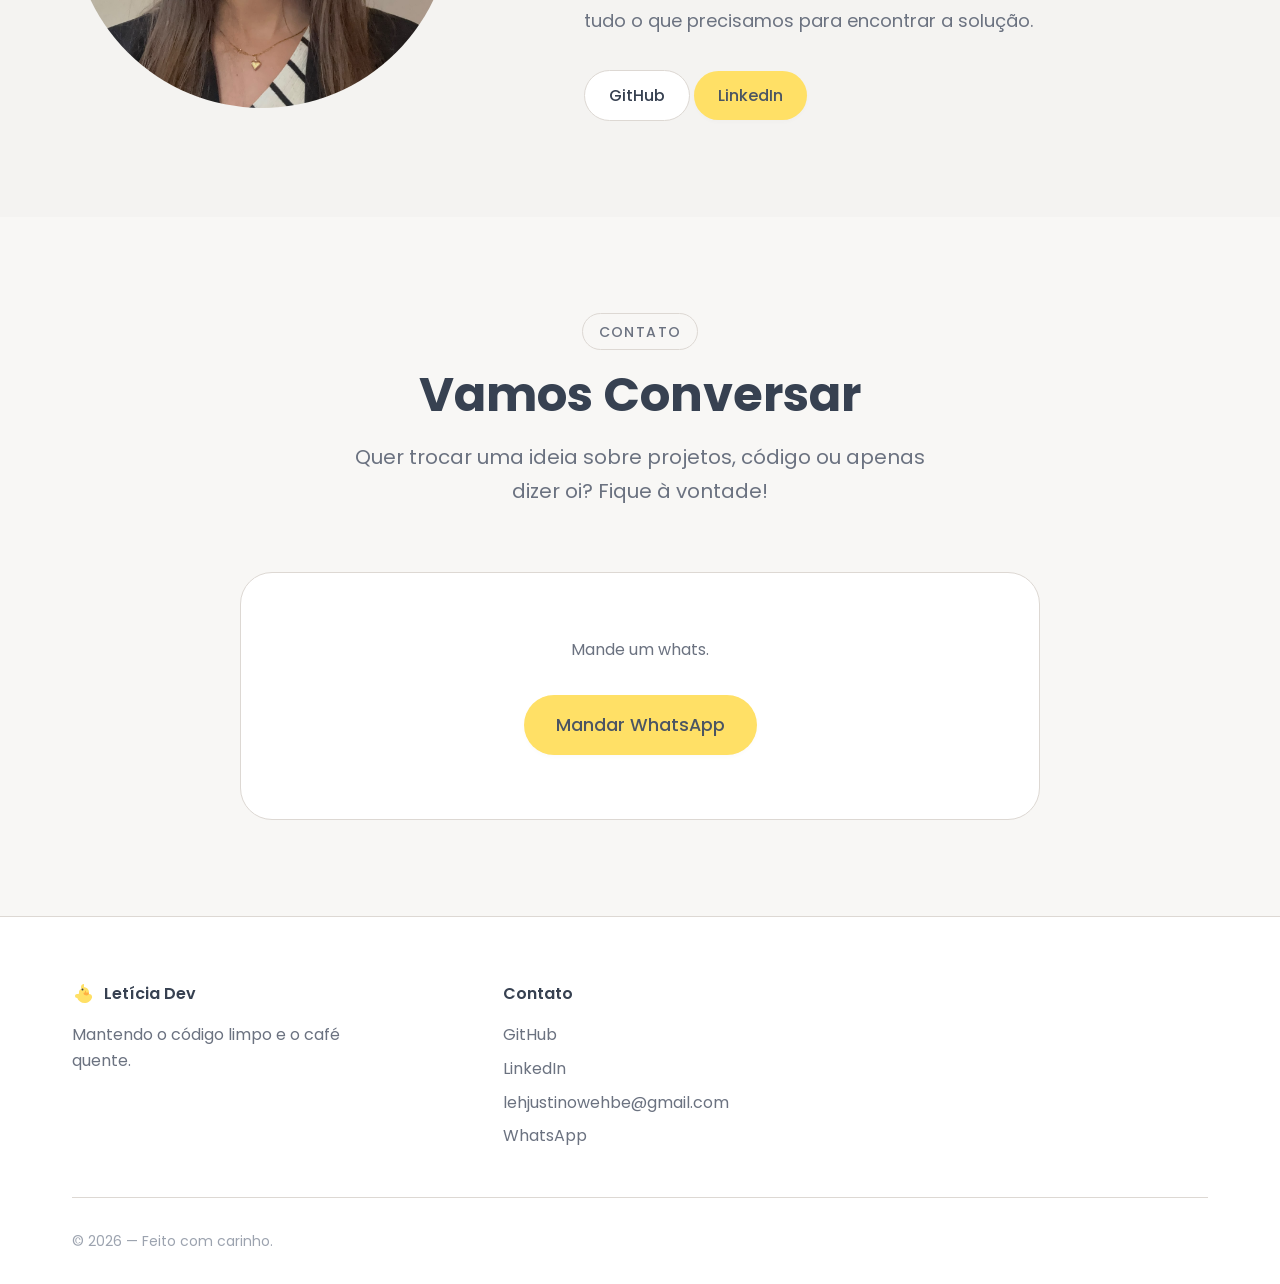
<file: sobre.html>
﻿<!DOCTYPE html>
<html lang="pt-BR">

<head>
  <meta charset="UTF-8" />
  <meta name="viewport" content="width=device-width, initial-scale=1.0" />
  <meta name="description" content="Sobre Mim - Letícia, Desenvolvedora de Software." />
  <title>Sobre Mim | Letícia Dev</title>

  <link rel="icon" type="image/svg+xml"
    href="data:image/svg+xml,<svg xmlns='http://www.w3.org/2000/svg' viewBox='0 0 24 24' fill='%23FFE066'><path d='M12,2C10.3,2,9,3.3,9,5c0,0.6,0.2,1.2,0.5,1.7C8.1,7.2,7,8.5,7,10v1c0,0.6-0.4,1-1,1H5c-1.1,0-2,0.9-2,2s0.9,2,2,2h0.2c1.1,2.9,4,5,7.3,5c3.5,0,6.5-2.2,7.5-5.3c0.1-0.2,0.1-0.5,0.1-0.7c0-1.7-1.3-3-3-3h-1c-0.6,0-1-0.4-1-1v-1c0-1.7-1.3-3-3-3C10.8,7,11.3,7,12,7c1.7,0,3,1.3,3,3v0.4c0,0.4,0.3,0.8,0.7,0.9c0.7,0.2,1.3-0.3,1.3-1c0-2.8-2.2-5-5-5V2z'/><circle cx='10.5' cy='7.5' r='1' fill='%23374151'/><path d='M14,9c0.6,0,1,0.4,1,1v1h1c0.6,0,1,0.4,1,1H14V9z' fill='%23FFB042'/></svg>" />

  <link rel="stylesheet" href="styles/style.css" />
  <link rel="stylesheet" href="styles/responsive.css" />

  <style>
    .info-cards {
      display: grid;
      grid-template-columns: repeat(3, 1fr);
      gap: 1rem;
      margin-bottom: 3rem;
    }

    .info-card {
      background: var(--clr-white);
      border: 1px solid var(--clr-border);
      border-radius: var(--radius-lg);
      padding: 1.5rem;
      text-align: center;
    }

    .info-card-num {
      font-size: 2rem;
      font-weight: 700;
      color: var(--clr-duck-orange);
    }

    .info-card-label {
      font-size: 0.85rem;
      color: var(--clr-text-muted);
    }

    @media (max-width: 768px) {
      .info-cards {
        grid-template-columns: 1fr;
      }
    }
  </style>
</head>

<body>

  <!-- NAVBAR -->
  <nav class="navbar" id="navbar">
    <div class="container">
      <a href="index.html" class="nav-logo">
        <svg class="nav-logo-icon" viewBox="0 0 24 24" fill="#FFE066" xmlns="http://www.w3.org/2000/svg">
          <path
            d="M12,2C10.3,2,9,3.3,9,5c0,0.6,0.2,1.2,0.5,1.7C8.1,7.2,7,8.5,7,10v1c0,0.6-0.4,1-1,1H5c-1.1,0-2,0.9-2,2s0.9,2,2,2h0.2 c1.1,2.9,4,5,7.3,5c3.5,0,6.5-2.2,7.5-5.3c0.1-0.2,0.1-0.5,0.1-0.7c0-1.7-1.3-3-3-3h-1c-0.6,0-1-0.4-1-1v-1c0-1.7-1.3-3-3-3 C10.8,7,11.3,7,12,7c1.7,0,3,1.3,3,3v0.4c0,0.4,0.3,0.8,0.7,0.9c0.7,0.2,1.3-0.3,1.3-1c0-2.8-2.2-5-5-5V2z" />
          <circle cx="10.5" cy="7.5" r="1" fill="#374151" />
          <path
            d="M13,8.5c0.5,0,1,0.4,1,1v1h2c0.5,0,1,0.4,1,1c0,1.1-1.3,2-2.5,2S11.5,12.6,11.5,11.5c0-0.5,0.4-1,1-1h0.5v-1 C13,8.9,13.4,8.5,13,8.5z"
            fill="#FFB042" />
        </svg>
        <div>
          <div class="nav-logo-text">Letícia Dev</div>
          <div style="font-size: 0.75rem; color: var(--clr-text-muted);">Software Developer</div>
        </div>
      </a>
      <ul class="nav-links">
        <li><a href="index.html" class="nav-link">Home</a></li>
        <li><a href="apps.html" class="nav-link">Apps</a></li>
        <li><a href="sites.html" class="nav-link">Sites</a></li>
        <li><a href="projetos.html" class="nav-link">Outros Projetos</a></li>
        <li><a href="sobre.html" class="nav-link" style="color:var(--clr-text); font-weight:500;">Sobre Mim</a></li>
      </ul>
      <a href="#contato" class="nav-cta">Contato</a>
      <button class="hamburger" id="hamburger-btn"><span></span><span></span><span></span></button>
    </div>
  </nav>

  <div class="nav-mobile" id="nav-mobile">
    <a href="index.html" class="nav-link">Home</a>
    <a href="apps.html" class="nav-link">Apps</a>
    <a href="sites.html" class="nav-link">Sites</a>
    <a href="projetos.html" class="nav-link">Outros Projetos</a>
    <a href="sobre.html" class="nav-link">Sobre Mim</a>
    <a href="#contato" class="nav-link" style="color:var(--clr-duck-orange);">Contato</a>
  </div>

  <header class="page-header">
    <div class="container">
      <div class="section-tag">Sobre Mim</div>
      <h1 class="page-header-title">Oii, <span>de novo</span></h1>
      <p class="page-header-desc">Um pouco mais sobre minha jornada e como gosto de trabalhar.</p>
    </div>
  </header>
  
  <!-- BANNER DE VÍDEO -->
  <section class="video-banner">
    <video autoplay loop playsinline controls>
      <source src="video/banner.mp4" type="video/mp4">
      Seu navegador não suporta vídeos.
    </video>
  </section>

  <main>
    <section class="section">
      <div class="container">
        <div class="sobre-grid">
          <div class="sobre-foto-wrap" style="text-align:center;">
            <img src="img/perfil.png" alt="Foto de Letícia" class="hero-photo">
          </div>

          <div class="sobre-content">
            <h2>Desenvolvedora mobile</h2>
            <p>
              Trabalho com <strong>desenvolvimento Mobile</strong> desde março de 2025. Minhas ferramentas favoritas no
              momento são
              Flutter e Dart mas estou sempre aberta a aprender novas tecnologias.
            </p>
            <p>
              Acredito que código não precisa ser caótico. Programar é criar, resolver problemas e, acima de tudo,
              manter a clareza no processo. Por isso, o <strong>Rubber Duck Debugging</strong>: às vezes,
              explicar o problema é tudo o que precisamos para encontrar a solução.
            </p>
            <div style="margin-top:2rem;">
              <a href="https://github.com/Lelehjustino" target="_blank" class="btn btn-ghost">GitHub</a>
              <a href="https://www.linkedin.com/in/let%C3%ADcia-justino-wehbe-wehbe/" target="_blank"
                class="btn btn-primary">LinkedIn</a>
            </div>
          </div>
        </div>

      </div>
    </section>

    <!-- Contato -->
    <section class="section" id="contato" style="background: var(--clr-bg-2);">
      <div class="container">
        <header class="section-header">
          <div class="section-tag">Contato</div>
          <h2 class="section-title">Vamos <span>Conversar</span></h2>
          <p class="section-desc">Quer trocar uma ideia sobre projetos, código ou apenas dizer oi? Fique à vontade!
          </p>
        </header>

        <div class="contato-section">
          <p style="margin-bottom: 2rem; color: var(--clr-text-muted);">Mande um whats.</p>
          <a href="https://wa.me/5531998147050" class="btn btn-primary" style="font-size: 1.1rem; padding: 1rem 2rem;">
            Mandar WhatsApp
          </a>
        </div>
      </div>
    </section>
  </main>

  <!-- FOOTER -->
  <footer class="footer">
    <div class="container">
      <div class="footer-grid">
        <div class="footer-brand">
          <div style="display:flex; align-items:center; gap:0.5rem; margin-bottom:1rem;">
            <svg class="duck-icon" viewBox="0 0 24 24" fill="#FFE066" xmlns="http://www.w3.org/2000/svg">
              <path
                d="M12,2C10.3,2,9,3.3,9,5c0,0.6,0.2,1.2,0.5,1.7C8.1,7.2,7,8.5,7,10v1c0,0.6-0.4,1-1,1H5c-1.1,0-2,0.9-2,2s0.9,2,2,2h0.2 c1.1,2.9,4,5,7.3,5c3.5,0,6.5-2.2,7.5-5.3c0.1-0.2,0.1-0.5,0.1-0.7c0-1.7-1.3-3-3-3h-1c-0.6,0-1-0.4-1-1v-1c0-1.7-1.3-3-3-3 C10.8,7,11.3,7,12,7c1.7,0,3,1.3,3,3v0.4c0,0.4,0.3,0.8,0.7,0.9c0.7,0.2,1.3-0.3,1.3-1c0-2.8-2.2-5-5-5V2z" />
              <circle cx="10.5" cy="7.5" r="1" fill="#374151" />
              <path
                d="M13,8.5c0.5,0,1,0.4,1,1v1h2c0.5,0,1,0.4,1,1c0,1.1-1.3,2-2.5,2S11.5,12.6,11.5,11.5c0-0.5,0.4-1,1-1h0.5v-1 C13,8.9,13.4,8.5,13,8.5z"
                fill="#FFB042" />
            </svg>
            <span style="font-weight: 600;">Letícia Dev</span>
          </div>
          <p class="footer-tagline">Mantendo o código limpo e o café quente.</p>
        </div>

        <div class="footer-col">
          <h3 class="footer-col-title">Contato</h3>
          <div class="footer-links">
            <a href="https://github.com/Lelehjustino" target="_blank">GitHub</a>
            <a href="https://www.linkedin.com/in/let%C3%ADcia-justino-wehbe-wehbe/" target="_blank">LinkedIn</a>
            <a href="mailto:lehjustinowehbe@gmail.com">lehjustinowehbe@gmail.com</a>
            <a href="https://wa.me/5541987945188" target="_blank">WhatsApp</a>
          </div>
        </div>
      </div>

      <div class="footer-bottom">
        <p>© <span id="footer-year"></span> — Feito com carinho.</p>
      </div>
    </div>
  </footer>

  <script src="js/script.js"></script>
</body>

</html>
</file>
<file: styles/style.css>
@import url('https://fonts.googleapis.com/css2?family=Poppins:wght@300;400;500;600;700&display=swap');

/* ============================================================
   CSS CUSTOM PROPERTIES (Variáveis)
   ============================================================ */
:root {
  /* Cores principais */
  --clr-bg: #F4F3F1;
  --clr-bg-2: #F8F7F5;
  --clr-surface: #FCFBFA;
  --clr-border: #DDD8D3;
  --clr-border-hover: #CFC8C2;

  /* Cores de Destaque */
  --clr-duck-yellow: #FFE066;
  --clr-duck-orange: #FFB042;
  --clr-primary: #FFB8D1;
  /* Rosa suave */
  --clr-secondary: #A7C7E7;
  /* Azul bebê */

  /* Texto */
  --clr-text: #374151;
  --clr-text-muted: #6B7280;
  --clr-text-dim: #9CA3AF;
  --clr-white: #FFFFFF;

  /* Gradientes */
  --grad-primary: linear-gradient(135deg, #FFE066, #FFB8D1);
  --grad-hero: linear-gradient(135deg, #FAFAFA 0%, #FFFFFF 100%);

  /* Navbar */
  --navbar-h: 70px;

  /* Tipografia */
  --font-main: 'Poppins', sans-serif;

  /* Tamanhos fluidos */
  --fs-xs: clamp(0.75rem, 1.5vw, 0.875rem);
  --fs-sm: clamp(0.875rem, 2vw, 1rem);
  --fs-base: clamp(1rem, 2.5vw, 1.125rem);
  --fs-lg: clamp(1.125rem, 3vw, 1.25rem);
  --fs-xl: clamp(1.25rem, 3.5vw, 1.5rem);
  --fs-2xl: clamp(1.5rem, 4vw, 2rem);
  --fs-3xl: clamp(2rem, 5vw, 2.5rem);
  --fs-4xl: clamp(2.5rem, 6vw, 3rem);
  --fs-hero: clamp(3rem, 8vw, 4rem);

  /* Espaçamentos */
  --sp-xs: 0.5rem;
  --sp-sm: 0.75rem;
  --sp-md: 1rem;
  --sp-lg: 1.5rem;
  --sp-xl: 2rem;
  --sp-2xl: 3rem;
  --sp-3xl: 4rem;
  --sp-4xl: 6rem;

  /* Raios */
  --radius-sm: 8px;
  --radius-md: 16px;
  --radius-lg: 24px;
  --radius-xl: 32px;
  --radius-full: 9999px;

  /* Sombras Suaves */
  --shadow-sm: 0 2px 4px rgba(0, 0, 0, 0.02);
  --shadow-md: 0 4px 12px rgba(0, 0, 0, 0.04);
  --shadow-lg: 0 12px 24px rgba(0, 0, 0, 0.06);
  --shadow-card: 0 8px 30px rgba(0, 0, 0, 0.03);

  /* Transições (Rápidas e discretas) */
  --transition-fast: 0.15s ease;
  --transition-base: 0.2s ease;
}

/* ============================================================
   RESET E BASE
   ============================================================ */
*,
*::before,
*::after {
  box-sizing: border-box;
  margin: 0;
  padding: 0;
}

html {
  scroll-behavior: smooth;
  font-size: 16px;
  -webkit-text-size-adjust: 100%;
}

body {
  font-family: var(--font-main);
  background-color: var(--clr-bg);
  color: var(--clr-text);
  line-height: 1.6;
  min-height: 100vh;
  overflow-x: hidden;
  -webkit-font-smoothing: antialiased;
  -moz-osx-font-smoothing: grayscale;
}

img {
  max-width: 100%;
  height: auto;
  display: block;
}

a {
  color: inherit;
  text-decoration: none;
  transition: color var(--transition-base);
}

ul,
ol {
  list-style: none;
}

button {
  cursor: pointer;
  border: none;
  background: none;
  font-family: inherit;
}

/* ============================================================
   SCROLLBAR CUSTOMIZADA
   ============================================================ */
::-webkit-scrollbar {
  width: 8px;
}

::-webkit-scrollbar-track {
  background: var(--clr-bg);
}

::-webkit-scrollbar-thumb {
  background: #E5E7EB;
  border-radius: var(--radius-full);
}

::-webkit-scrollbar-thumb:hover {
  background: #D1D5DB;
}

/* ============================================================
   UTILITÁRIOS
   ============================================================ */
.container {
  width: 100%;
  max-width: 1200px;
  margin: 0 auto;
  padding: 0 var(--sp-xl);
}

.section {
  padding: var(--sp-4xl) 0;
}

.section-header {
  text-align: center;
  margin-bottom: var(--sp-3xl);
}

.section-tag {
  display: inline-flex;
  align-items: center;
  gap: var(--sp-xs);
  font-size: var(--fs-xs);
  font-weight: 500;
  letter-spacing: 0.1em;
  text-transform: uppercase;
  color: var(--clr-text-muted);
  background: var(--clr-bg-2);
  border: 1px solid var(--clr-border);
  padding: 0.4rem 1rem;
  border-radius: var(--radius-full);
  margin-bottom: var(--sp-md);
}

.section-title {
  font-size: var(--fs-4xl);
  font-weight: 700;
  line-height: 1.2;
  color: var(--clr-text);
  margin-bottom: var(--sp-md);
}

.section-title span {
  position: relative;
  display: inline-block;
}

.section-title span::after {
  content: '';
  position: absolute;
  bottom: 8px;
  left: 0;
  width: 100%;
  height: 8px;
  background-color: var(--clr-duck-yellow);
  z-index: -1;
  opacity: 0.6;
  border-radius: 4px;
}

.section-desc {
  font-size: var(--fs-lg);
  color: var(--clr-text-muted);
  max-width: 600px;
  margin: 0 auto;
  line-height: 1.7;
}

/* ============================================================
   ILUSTRAÇÕES DUCK
   ============================================================ */
.duck-icon {
  display: inline-block;
  width: 24px;
  height: 24px;
  vertical-align: middle;
}

.duck-hero {
  max-width: 300px;
  margin: 0 auto;
}

/* ============================================================
   BOTÕES
   ============================================================ */
.btn {
  display: inline-flex;
  align-items: center;
  justify-content: center;
  gap: var(--sp-xs);
  padding: 0.75rem 1.5rem;
  border-radius: var(--radius-full);
  font-size: var(--fs-sm);
  font-weight: 500;
  transition: all var(--transition-base);
  white-space: nowrap;
}

/* Primário (Amarelo Pato) */
.btn-primary {
  background: var(--clr-duck-yellow);
  color: #4B5563;
  box-shadow: var(--shadow-sm);
}

.btn-primary:hover {
  background: #FDE047;
  /* Ligeiramente mais forte */
  transform: translateY(-1px);
  box-shadow: var(--shadow-md);
}

/* Ghost / Outline */
.btn-ghost {
  background: var(--clr-white);
  color: var(--clr-text);
  border: 1px solid var(--clr-border);
}

.btn-ghost:hover {
  background: #F9FAFB;
  border-color: var(--clr-border-hover);
}

/* Pequeno */
.btn-sm {
  padding: 0.5rem 1rem;
  font-size: var(--fs-xs);
}

/* ============================================================
   BADGES DE TECNOLOGIA
   ============================================================ */
.tech-badges {
  display: flex;
  flex-wrap: wrap;
  gap: var(--sp-xs);
  margin: var(--sp-sm) 0;
}

.badge {
  font-size: 0.75rem;
  font-weight: 500;
  padding: 0.3rem 0.8rem;
  border-radius: var(--radius-full);
  background: var(--clr-bg);
  color: var(--clr-text-muted);
  border: 1px solid var(--clr-border);
}

/* ============================================================
   NAVBAR
   ============================================================ */
.navbar {
  position: fixed;
  top: 0;
  left: 0;
  right: 0;
  z-index: 1000;
  height: var(--navbar-h);
  display: flex;
  align-items: center;
  background: rgba(255, 255, 255, 0.9);
  backdrop-filter: blur(10px);
  border-bottom: 1px solid var(--clr-border);
  transition: all var(--transition-base);
}

.navbar .container {
  display: flex;
  align-items: center;
  justify-content: space-between;
  height: 100%;
}

/* Logo */
.nav-logo {
  display: flex;
  align-items: center;
  gap: var(--sp-sm);
  text-decoration: none;
}

.nav-logo-icon {
  width: 32px;
  height: 32px;
}

.nav-logo-text {
  font-size: var(--fs-lg);
  font-weight: 600;
  color: var(--clr-text);
}

/* Links */
.nav-links {
  display: flex;
  align-items: center;
  gap: var(--sp-md);
}

.nav-link {
  font-size: var(--fs-sm);
  font-weight: 400;
  color: var(--clr-text-muted);
  transition: color var(--transition-base);
  position: relative;
}

.nav-link:hover,
.nav-link.active {
  color: var(--clr-text);
  font-weight: 500;
}

/* CTA na nav */
.nav-cta {
  padding: 0.5rem 1.25rem;
  background: var(--clr-duck-yellow);
  color: #4B5563;
  border-radius: var(--radius-full);
  font-size: var(--fs-sm);
  font-weight: 500;
  transition: transform var(--transition-base);
}

.nav-cta:hover {
  transform: scale(1.02);
}

/* Hamburger */
.hamburger {
  display: none;
  flex-direction: column;
  justify-content: center;
  align-items: center;
  gap: 5px;
  width: 40px;
  height: 40px;
  background: none;
  border: none;
  cursor: pointer;
  z-index: 1010;
}

.hamburger span {
  display: block;
  width: 24px;
  height: 2px;
  background: var(--clr-text);
  border-radius: 2px;
  transition: all var(--transition-fast);
}

.hamburger.open span:nth-child(1) {
  transform: translateY(7px) rotate(45deg);
}

.hamburger.open span:nth-child(2) {
  opacity: 0;
}

.hamburger.open span:nth-child(3) {
  transform: translateY(-7px) rotate(-45deg);
}

/* Menu móvel */
.nav-mobile {
  position: fixed;
  top: var(--navbar-h);
  left: 0;
  right: 0;
  background: var(--clr-white);
  border-bottom: 1px solid var(--clr-border);
  padding: var(--sp-lg);
  display: flex;
  flex-direction: column;
  gap: var(--sp-sm);
  transform: translateY(-100%);
  transition: transform var(--transition-base);
  z-index: 999;
  box-shadow: var(--shadow-md);
}

.nav-mobile.open {
  transform: translateY(0);
}

.nav-mobile .nav-link {
  padding: var(--sp-sm);
  font-size: var(--fs-base);
  border-radius: var(--radius-md);
  display: block;
  color: var(--clr-text);
}

/* ============================================================
   HERO SECTION
   ============================================================ */
.hero {
  min-height: 90vh;
  display: flex;
  align-items: center;
  background: var(--grad-hero);
  padding-top: var(--navbar-h);
}

.hero-content {
  display: grid;
  grid-template-columns: 1fr 1fr;
  align-items: center;
  gap: var(--sp-3xl);
  padding: var(--sp-3xl) 0;
}

.hero-badge {
  display: inline-flex;
  align-items: center;
  gap: 0.5rem;
  background: var(--clr-white);
  border: 1px solid var(--clr-border);
  border-radius: var(--radius-full);
  padding: 0.4rem 1rem;
  font-size: var(--fs-xs);
  font-weight: 500;
  color: var(--clr-text-muted);
  margin-bottom: var(--sp-lg);
}

.hero-title {
  font-size: var(--fs-hero);
  font-weight: 700;
  line-height: 1.1;
  color: var(--clr-text);
  margin-bottom: var(--sp-sm);
}

.hero-role {
  font-size: var(--fs-2xl);
  font-weight: 400;
  color: var(--clr-text-muted);
  margin-bottom: var(--sp-lg);
}

.hero-desc {
  font-size: var(--fs-lg);
  color: var(--clr-text-muted);
  line-height: 1.7;
  margin-bottom: var(--sp-xl);
  max-width: 500px;
}

.hero-actions {
  display: flex;
  gap: var(--sp-md);
}

.hero-photo-wrap {
  display: flex;
  justify-content: center;
  align-items: center;
}

/* ============================================================
   CARDS DE PROJETO (Clean UI)
   ============================================================ */
.destaque-grid,
.cards-grid {
  display: grid;
  grid-template-columns: repeat(auto-fill, minmax(320px, 1fr));
  gap: var(--sp-xl);
}

.card-projeto {
  background: var(--clr-white);
  border: 1px solid var(--clr-border);
  border-radius: var(--radius-lg);
  overflow: hidden;
  display: flex;
  flex-direction: column;
  transition: transform var(--transition-base), box-shadow var(--transition-base);
}

.card-projeto:hover {
  transform: translateY(-4px);
  box-shadow: var(--shadow-card);
}

/* Imagem do card */
.card-img-wrap {
  height: 200px;
  background-color: var(--clr-bg);
  border-bottom: 1px solid var(--clr-border);
  padding: var(--sp-md);
  display: flex;
  align-items: center;
  justify-content: center;
}

.card-img-wrap img {
  width: 100%;
  height: 100%;
  object-fit: cover;
  border-radius: var(--radius-sm);
  box-shadow: var(--shadow-sm);
}

/* Corpo do card */
.card-body {
  padding: var(--sp-lg);
  display: flex;
  flex-direction: column;
  flex: 1;
}

.card-category-icon {
  font-size: 1.25rem;
}

.card-title {
  font-size: var(--fs-xl);
  font-weight: 600;
  color: var(--clr-text);
  margin-bottom: var(--sp-xs);
}

.card-desc {
  font-size: var(--fs-sm);
  color: var(--clr-text-muted);
  line-height: 1.6;
  flex: 1;
  margin-bottom: var(--sp-md);
}

/* Ações do card */
.card-actions {
  display: flex;
  gap: var(--sp-sm);
  margin-top: auto;
}

/* ============================================================
   PAGE HEADER (topo das páginas internas)
   ============================================================ */
.page-header {
  padding: calc(var(--navbar-h) + var(--sp-3xl)) 0 var(--sp-3xl);
  text-align: center;
  background: var(--clr-bg);
  border-bottom: 1px solid var(--clr-border);
}

.page-header-title {
  font-size: var(--fs-4xl);
  font-weight: 700;
  color: var(--clr-text);
  margin-bottom: var(--sp-sm);
}

.page-header-desc {
  font-size: var(--fs-lg);
  color: var(--clr-text-muted);
  max-width: 600px;
  margin: 0 auto;
}

/* ============================================================
   SEÇÃO SOBRE MIM
   ============================================================ */
.sobre-grid {
  display: grid;
  grid-template-columns: 1fr 1.5fr;
  gap: var(--sp-4xl);
  align-items: center;
}

.sobre-foto {
  width: 100%;
  border-radius: var(--radius-xl);
  box-shadow: var(--shadow-md);
}

.sobre-content h2 {
  font-size: var(--fs-3xl);
  font-weight: 600;
  margin-bottom: var(--sp-md);
}

.sobre-content p {
  font-size: var(--fs-base);
  color: var(--clr-text-muted);
  line-height: 1.8;
  margin-bottom: var(--sp-md);
}

/* Skills / Tecnologias */
.skills-grid {
  display: grid;
  grid-template-columns: repeat(auto-fill, minmax(90px, 1fr));
  gap: var(--sp-md);
}

.skill-item {
  display: flex;
  flex-direction: column;
  align-items: center;
  gap: 0.5rem;
  padding: var(--sp-md) var(--sp-sm);
  background: var(--clr-white);
  border: 1px solid var(--clr-border);
  border-radius: var(--radius-md);
}

.skill-icon {
  font-size: 1.5rem;
}

.skill-name {
  font-size: 0.75rem;
  font-weight: 500;
  color: var(--clr-text-muted);
}

/* Experiência Timeline */
.timeline {
  margin-top: var(--sp-2xl);
  border-left: 2px solid var(--clr-border);
  padding-left: var(--sp-xl);
}

.timeline-item {
  position: relative;
  margin-bottom: var(--sp-2xl);
}

.timeline-dot {
  position: absolute;
  left: calc(var(--sp-xl) * -1 - 7px);
  top: 4px;
  width: 12px;
  height: 12px;
  background: var(--clr-duck-yellow);
  border-radius: 50%;
  border: 2px solid var(--clr-white);
}

.timeline-period {
  font-size: var(--fs-xs);
  font-weight: 500;
  color: var(--clr-text-dim);
  margin-bottom: 4px;
}

.timeline-role {
  font-size: var(--fs-lg);
  font-weight: 600;
  color: var(--clr-text);
}

.timeline-company {
  font-size: var(--fs-sm);
  color: var(--clr-text-muted);
}

/* ============================================================
   PROJETOS PAGE - Categorias
   ============================================================ */
.filter-bar {
  display: flex;
  flex-wrap: wrap;
  gap: var(--sp-sm);
  justify-content: center;
  margin-bottom: var(--sp-3xl);
}

.filter-btn {
  padding: 0.5rem 1.25rem;
  border-radius: var(--radius-full);
  font-size: var(--fs-sm);
  font-weight: 500;
  border: 1px solid var(--clr-border);
  color: var(--clr-text-muted);
  background: var(--clr-white);
  transition: all var(--transition-fast);
}

.filter-btn.active,
.filter-btn:hover {
  background: var(--clr-text);
  color: var(--clr-white);
  border-color: var(--clr-text);
}

/* ============================================================
   CONTATO
   ============================================================ */
.contato-section {
  background: var(--clr-white);
  border-radius: var(--radius-xl);
  padding: var(--sp-3xl);
  border: 1px solid var(--clr-border);
  text-align: center;
  max-width: 800px;
  margin: 0 auto;
}

.contato-links {
  display: flex;
  flex-wrap: wrap;
  gap: var(--sp-md);
  justify-content: center;
  margin-top: var(--sp-xl);
}

/* ============================================================
   FOOTER
   ============================================================ */
.footer {
  background: var(--clr-white);
  border-top: 1px solid var(--clr-border);
  padding: var(--sp-3xl) 0 var(--sp-xl);
}

.footer-grid {
  display: grid;
  grid-template-columns: 2fr 1fr 1fr 1fr;
  gap: var(--sp-2xl);
  margin-bottom: var(--sp-2xl);
}

.footer-logo {
  display: flex;
  align-items: center;
  gap: var(--sp-sm);
  margin-bottom: var(--sp-sm);
}

.footer-tagline {
  font-size: var(--fs-sm);
  color: var(--clr-text-muted);
  margin-bottom: var(--sp-md);
  max-width: 300px;
}

.footer-col-title {
  font-size: var(--fs-sm);
  font-weight: 600;
  color: var(--clr-text);
  margin-bottom: var(--sp-md);
}

.footer-links {
  display: flex;
  flex-direction: column;
  gap: var(--sp-xs);
}

.footer-links a,
.footer-links span {
  font-size: var(--fs-sm);
  color: var(--clr-text-muted);
}

.footer-links a:hover {
  color: var(--clr-text);
}

.footer-bottom {
  padding-top: var(--sp-xl);
  border-top: 1px solid var(--clr-border);
  display: flex;
  justify-content: space-between;
  align-items: center;
  font-size: var(--fs-xs);
  color: var(--clr-text-dim);
}

.hero-photo {
  width: 380px;
  height: 380px;
  object-fit: cover;
  border-radius: 50%;
}


/* Banner de vídeo */
.video-banner {
  width: 90%;
  height: 750px;
  overflow: hidden;
  position: relative;
  margin: 2rem auto; /* Centraliza horizontalmente */
  background: #1f2937;
  border-radius: 16px;
}

.video-banner video {
  width: 100%;
  height: 100%;
  display: block;
  object-fit: cover;
  object-position: center;
}

@media (max-width: 768px) {
  .video-banner {
    width: 95%;
    height: 250px;
  }
}
</file>
<file: styles/responsive.css>
/* 
   TABLETS E TELAS MÉDIAS (max-width: 992px)
    */
   @media (max-width: 992px) {
    /* Navbar */
    .nav-links, .nav-cta {
      display: none;
    }
    
    .hamburger {
      display: flex;
    }
  
    /* Footer */
    .footer-grid {
      grid-template-columns: 1fr 1fr;
      gap: var(--sp-xl);
    }
    
    .footer-brand {
      grid-column: 1 / -1;
      margin-bottom: var(--sp-md);
    }
  }
  
  /* 
     CELULARES (max-width: 768px)
      */
  @media (max-width: 768px) {
    
    /* Global */
    :root {
      --sp-4xl: 4rem;
      --sp-3xl: 3rem;
      --sp-2xl: 2rem;
    }
  
    /* Hero Section */
    .hero {
      min-height: auto;
      padding: calc(var(--navbar-h) + var(--sp-xl)) 0 var(--sp-2xl);
    }
  
    .hero-content {
      grid-template-columns: 1fr;
      text-align: center;
      gap: var(--sp-xl);
    }
  
    .hero-desc {
      margin: 0 auto var(--sp-xl);
    }
  
    .hero-actions {
      justify-content: center;
    }
  
    .hero-photo-wrap {
      order: -1; /* Foto aparece antes do texto no mobile */
    }
  
    .duck-hero {
      max-width: 200px;
    }
  
    /* Sobre Mim */
    .sobre-grid {
      grid-template-columns: 1fr;
      gap: var(--sp-xl);
    }
    
    .sobre-foto-wrap {
      max-width: 300px;
      margin: 0 auto;
    }
  
    /* Footer */
    .footer-grid {
      grid-template-columns: 1fr;
      text-align: center;
    }
    
    .footer-social {
      justify-content: center;
    }
    
    .footer-links {
      align-items: center;
    }
    
    .footer-bottom {
      flex-direction: column;
      gap: var(--sp-md);
      text-align: center;
    }
  }
  
  /* 
     TELAS PEQUENAS (max-width: 480px)
      */
  @media (max-width: 480px) {
    /* Ajustes finos */
    .hero-actions {
      flex-direction: column;
      width: 100%;
    }
    
    .hero-actions .btn {
      width: 100%;
    }
  
    .destaque-grid, .cards-grid {
      grid-template-columns: 1fr;
    }
  
    .filter-btn {
      width: 100%;
    }
  }
</file>
